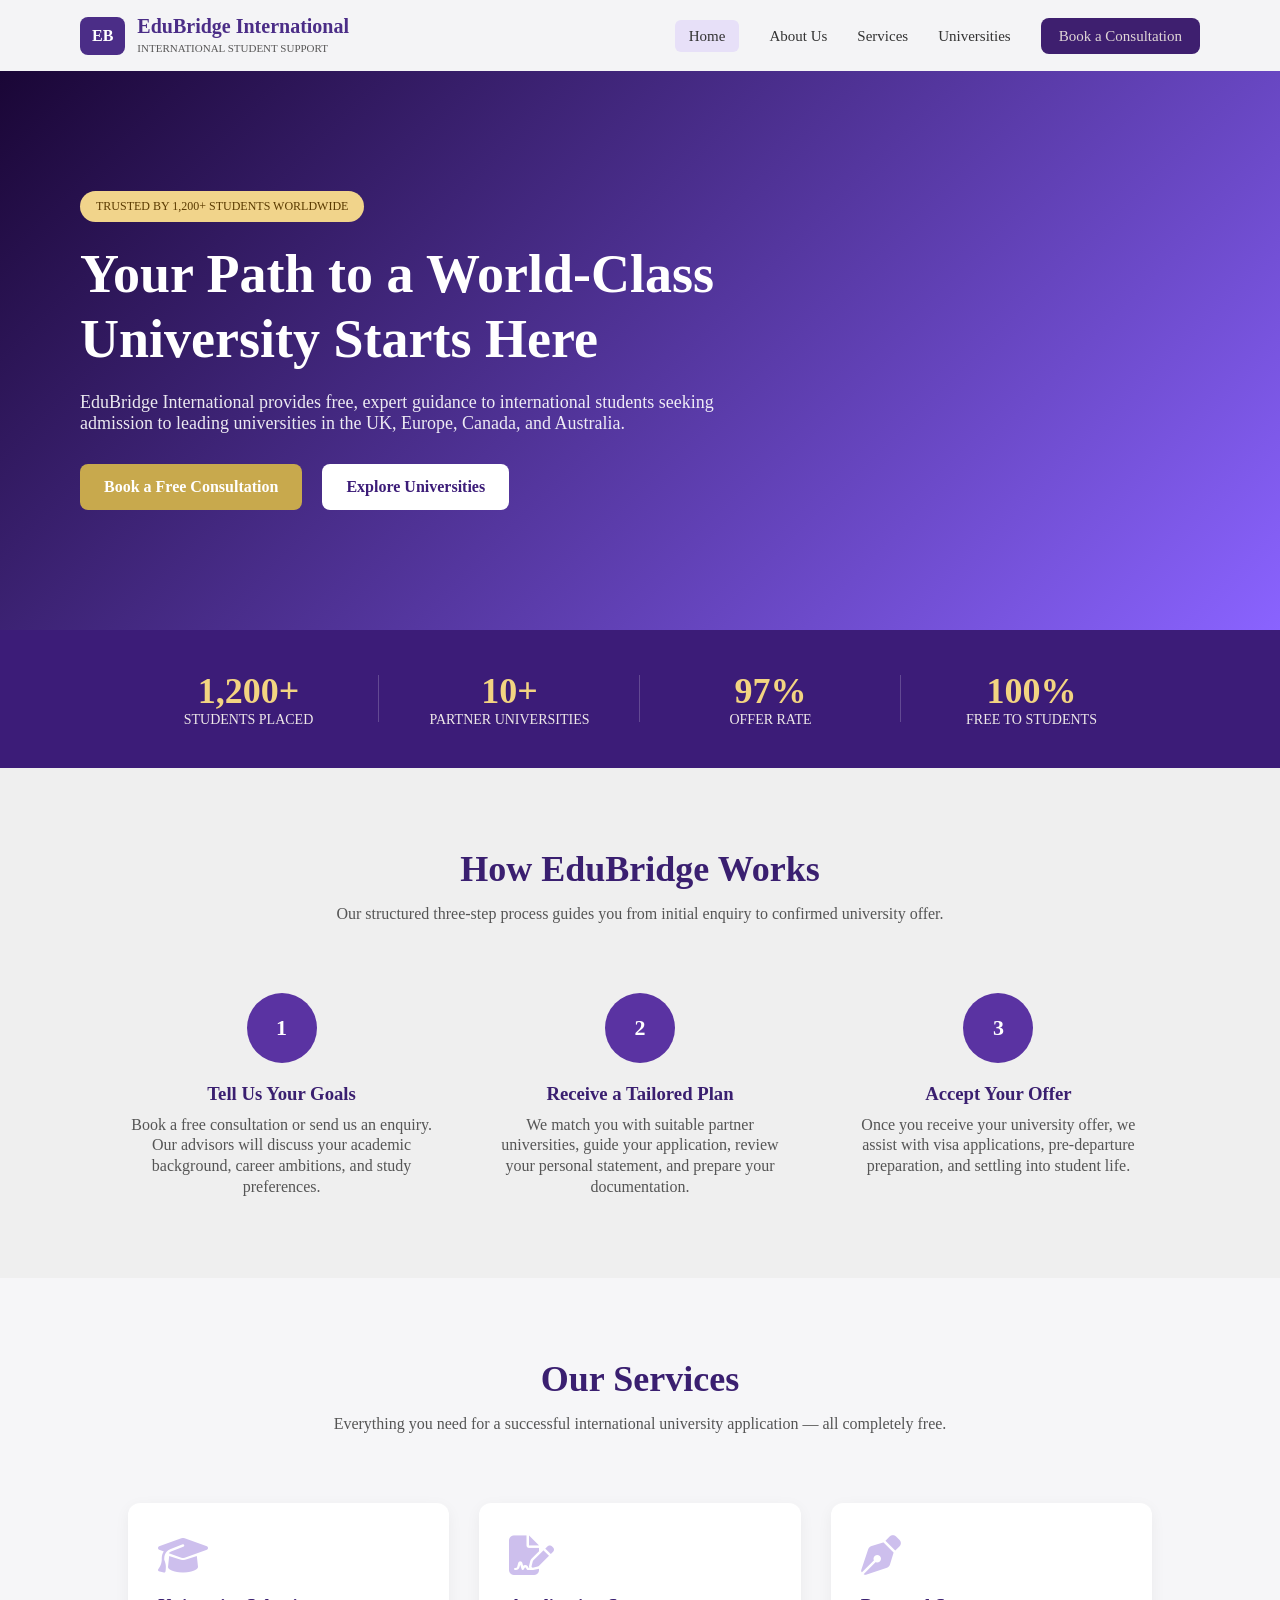
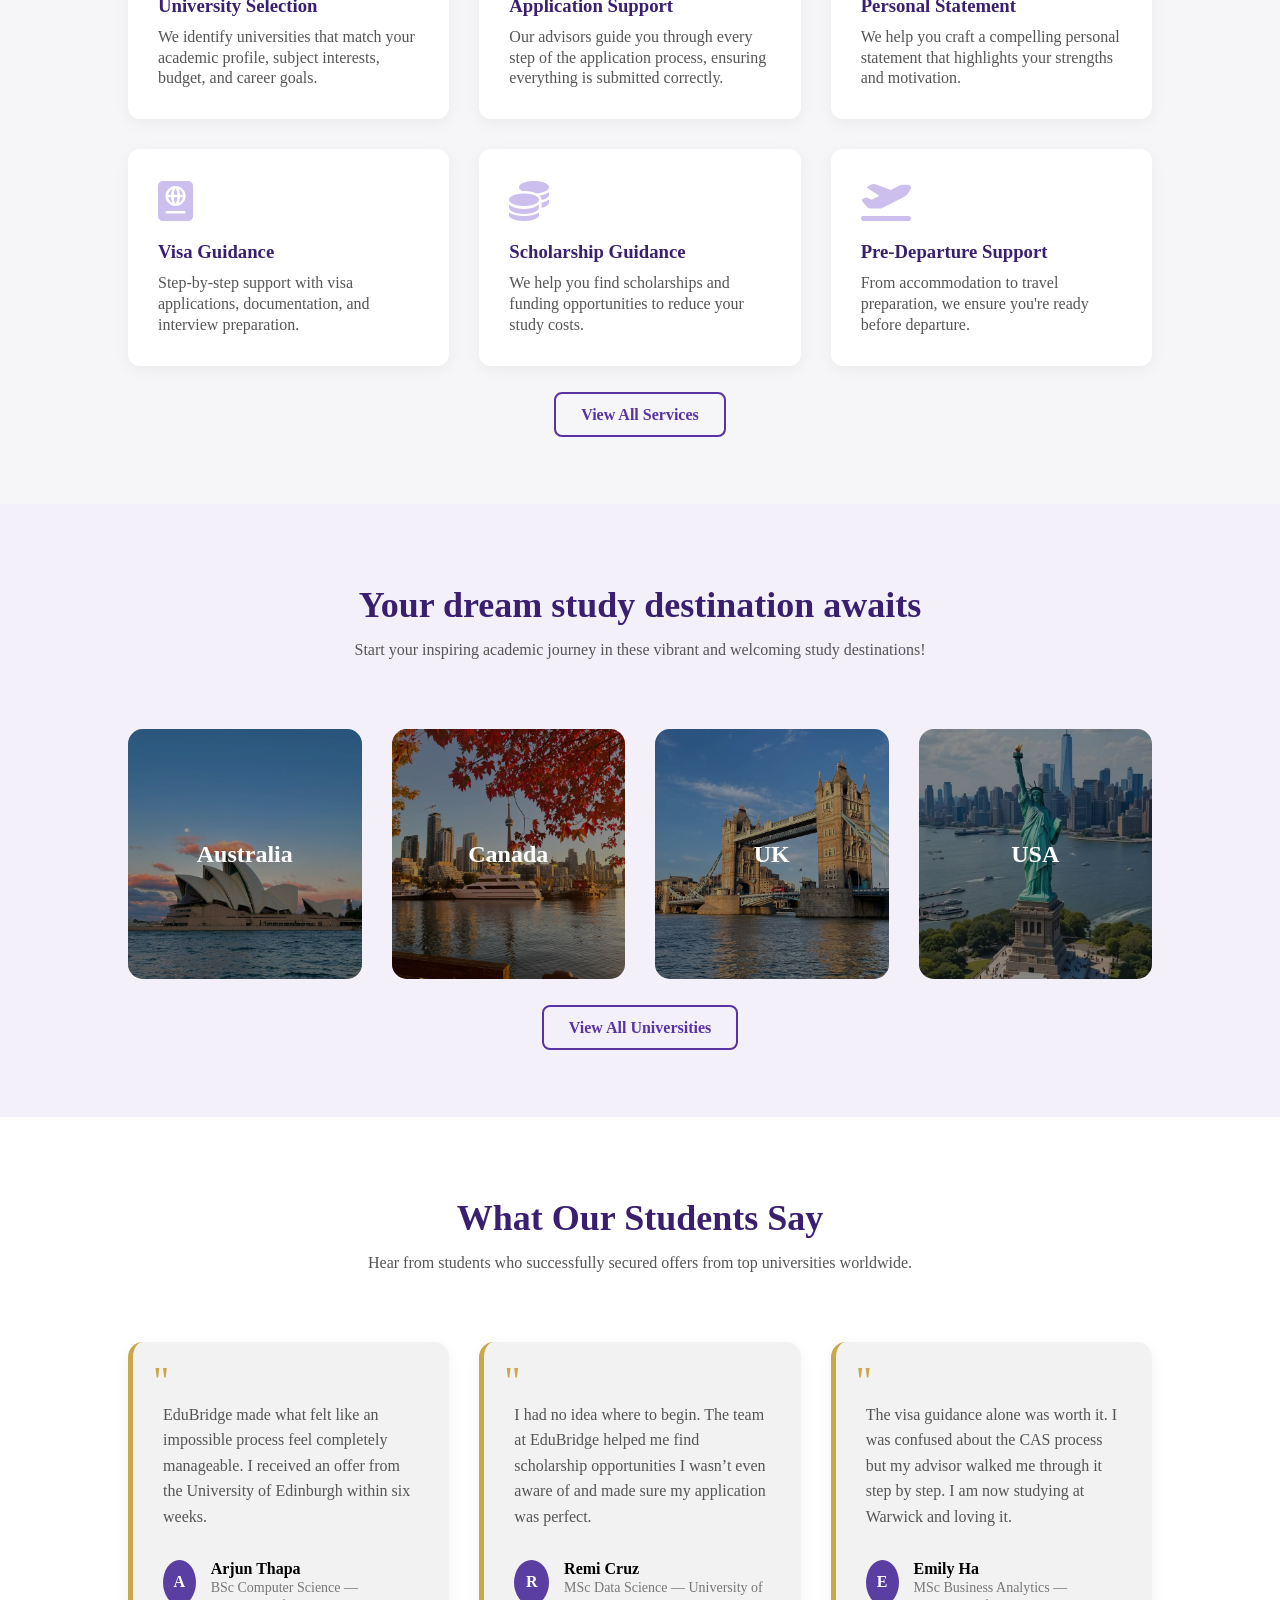
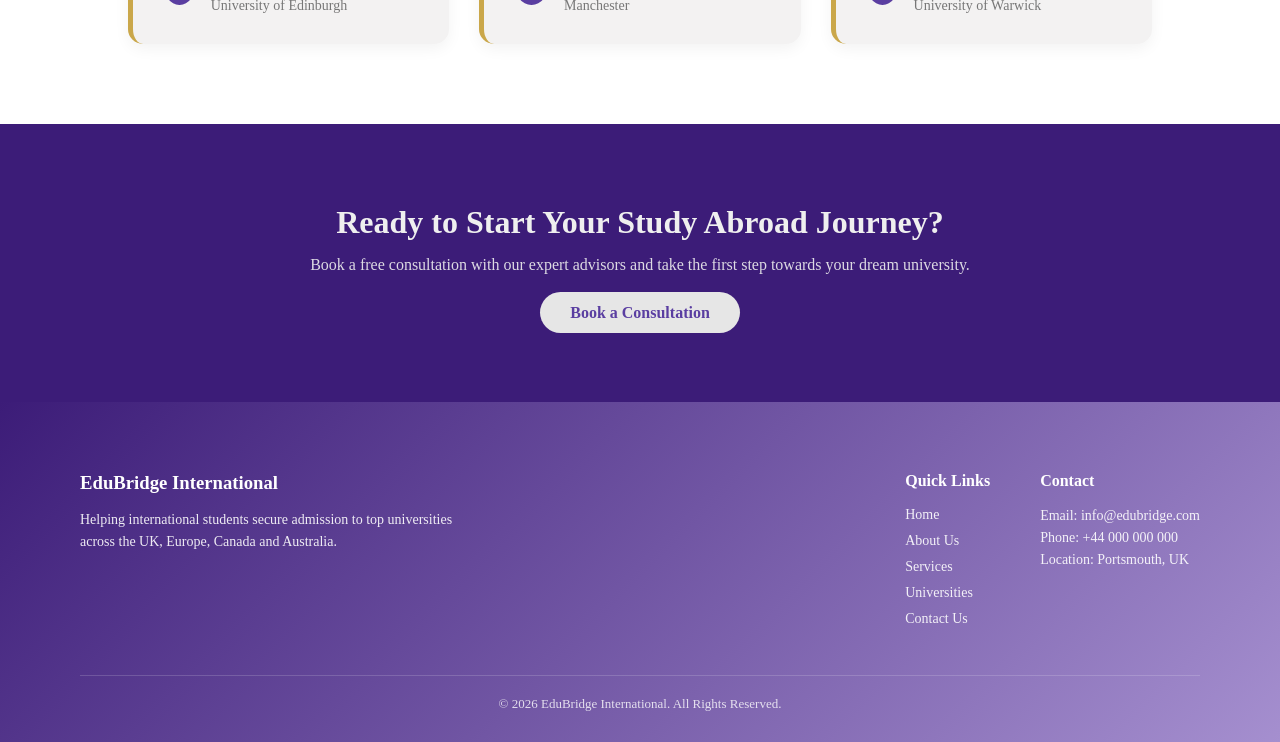
<file: index.html>
<!doctype html>
<html lang="en">
  <head>
    <meta charset="UTF-8" />
    <meta name="viewport" content="width=device-width, initial-scale=1.0" />

    <title>EduBridge International</title>

    <!-- CSS -->
    <link rel="stylesheet" href="css/style.css" />
    <!-- icons -->
    <link rel="stylesheet"  href="https://cdnjs.cloudflare.com/ajax/libs/font-awesome/6.5.0/css/all.min.css" />
    
  </head>

  <body>
    <!-- Navbar  -->
     <header class="header">
  <nav class="navbar">
    <div class="logo">
      <div class="logo-icon">EB</div>

      <div class="logo-text">
        <h2>EduBridge International</h2>
        <span>INTERNATIONAL STUDENT SUPPORT</span>
      </div>
    </div>

    <ul class="nav-links" id="navLinks">
      <li><a class="active" href="index.html">Home</a></li>
      <li><a href="pages/about.html">About Us</a></li>
      <li><a href="pages/service.html">Services</a></li>
      <li><a href="pages/university.html">Universities</a></li>
      <li><a class="cta" href="pages/contact.html">Book a Consultation</a></li>
    </ul>
    <!-- responsive -->
     <button class="hamburger" aria-label="Toggle menu">
      <span></span><span></span><span></span>
    </button>
  </nav>
</header>
   

    <!-- HERO SECTION -->
    <section class="hero">
      <div class="hero-content">
        <!-- trust badge above main heading -->
        <span class="badge"> TRUSTED BY 1,200+ STUDENTS WORLDWIDE </span>

        <h1>
          Your Path to a World-Class <br />
          University Starts Here
        </h1>

        <p>
          EduBridge International provides free, expert guidance to
          international students seeking admission to leading universities in
          the UK, Europe, Canada, and Australia.
        </p>

        <div class="hero-buttons">
          <a href="pages/contact.html" class="book-btn"> Book a Free Consultation </a>

          <a href="pages/university.html" class="uni-btn"> Explore Universities </a>
        </div>
      </div>
    </section>

    <!-- stats -->
    <section class="stats">
      <div class="stats-container">
        <div class="stat-item">
          <h2>1,200+</h2>
          <p>Students Placed</p>
        </div>
        <div class="stat-item">
          <h2>10+</h2>
          <p>Partner Universities</p>
        </div>
        <div class="stat-item">
          <h2>97%</h2>
          <p>Offer Rate</p>
        </div>
        <div class="stat-item">
          <h2>100%</h2>
          <p>Free To Students</p>
        </div>
      </div>
    </section>

    <!-- how it works -->

    <section class="process">
      <div class="container">
        <h2 class="section-title">How EduBridge Works</h2>

        <p class="section-subtitle">
          Our structured three-step process guides you from initial enquiry to
          confirmed university offer.
        </p>

        <!-- Timeline -->
        <div class="process-steps">
          <!-- Step 1 -->
          <div class="step">
            <div class="step-circle">1</div>

            <h3>Tell Us Your Goals</h3>

            <p>
              Book a free consultation or send us an enquiry. Our advisors will
              discuss your academic background, career ambitions, and study
              preferences.
            </p>
          </div>

          <!-- Step 2 -->
          <div class="step">
            <div class="step-circle">2</div>

            <h3>Receive a Tailored Plan</h3>

            <p>
              We match you with suitable partner universities, guide your
              application, review your personal statement, and prepare your
              documentation.
            </p>
          </div>

          <!-- Step 3 -->
          <div class="step">
            <div class="step-circle">3</div>

            <h3>Accept Your Offer</h3>

            <p>
              Once you receive your university offer, we assist with visa
              applications, pre-departure preparation, and settling into student
              life.
            </p>
          </div>
        </div>
      </div>
    </section>

    <!-- Service Section -->

    <section class="services">
      <div class="container">
        <h2 class="section-title">Our Services</h2>

        <p class="section-subtitle">
          Everything you need for a successful international university
          application — all completely free.
        </p>
        <div class="services-grid">
          <!-- Card 1 -->
          <div class="service-card">
            <div class="icon"><i class="fas fa-graduation-cap"></i></div>
            <h3>University Selection</h3>
            <p>
              We identify universities that match your academic profile, subject
              interests, budget, and career goals.
            </p>
          </div>

          <!-- Card 2 -->
          <div class="service-card">
            <div class="icon"><i class="fas fa-file-signature"></i></div>
            <h3>Application Support</h3>
            <p>
              Our advisors guide you through every step of the application
              process, ensuring everything is submitted correctly.
            </p>
          </div>

          <!-- Card 3 -->
          <div class="service-card">
            <div class="icon"><i class="fas fa-pen-nib"></i></div>
            <h3>Personal Statement</h3>
            <p>
              We help you craft a compelling personal statement that highlights
              your strengths and motivation.
            </p>
          </div>

          <!-- Card 4 -->
          <div class="service-card">
            <div class="icon"><i class="fas fa-passport"></i></div>
            <h3>Visa Guidance</h3>
            <p>
              Step-by-step support with visa applications, documentation, and
              interview preparation.
            </p>
          </div>

          <!-- Card 5 -->
          <div class="service-card">
            <div class="icon"><i class="fas fa-coins"></i></div>
            <h3>Scholarship Guidance</h3>
            <p>
              We help you find scholarships and funding opportunities to reduce
              your study costs.
            </p>
          </div>

          <!-- Card 6 -->
          <div class="service-card">
            <div class="icon"><i class="fas fa-plane-departure"></i></div>
            <h3>Pre-Departure Support</h3>
            <p>
              From accommodation to travel preparation, we ensure you're ready
              before departure.
            </p>
          </div>
        </div>

        <!-- Button -->
        <div class="navi-btn">
          <a href="pages/service.html">View All Services </a>
        </div>
      </div>
    </section>

    <!-- countries  -->

    <section class="countries">
      <div class="container">
        <h2 class="section-title">Your dream study destination awaits</h2>
        <p class="section-subtitle">
          Start your inspiring academic journey in these vibrant and welcoming
          study destinations!
        </p>

        <div class="country-container">
          <div class="country-card">
            <img src="images/australia.jpg" alt="Australia" />
            <div class="overlay">Australia</div>
          </div>
          <div class="country-card">
            <img src="images/canada.jpg" alt="Canada" />
            <div class="overlay">Canada</div>
          </div>

          <div class="country-card">
            <img src="images/uk.jpg" alt="UK" />
            <div class="overlay">UK</div>
          </div>

          <div class="country-card">
            <img src="images/usa.jpg" alt="USA" />
            <div class="overlay">USA</div>
          </div>
        </div>
        <!-- btn -->
        <div class="navi-btn">
          <a href="pages/university.html">View All Universities</a>
        </div>
      </div>
    </section>

    <!-- testimonials -->
    <section class="testimonials">
      <div class="container">
        <h2 class="section-title">What Our Students Say</h2>
        <p class="section-subtitle">
          Hear from students who successfully secured offers from top
          universities worldwide.
        </p>

        <div class="testimonial-container">
          <!-- Card 1 -->
          <div class="testimonial-card">
            <span class="quote">"</span>
            <p>
              EduBridge made what felt like an impossible process feel
              completely manageable. I received an offer from the University of
              Edinburgh within six weeks.
            </p>

            <div class="student">
              <div class="avatar">A</div>
              <div>
                <h4>Arjun Thapa</h4>
                <span>BSc Computer Science — University of Edinburgh</span>
              </div>
            </div>
          </div>

          <!-- Card 2 -->
          <div class="testimonial-card">
            <span class="quote">"</span>
            <p>
              I had no idea where to begin. The team at EduBridge helped me find
              scholarship opportunities I wasn’t even aware of and made sure my
              application was perfect.
            </p>

            <div class="student">
              <div class="avatar">R</div>
              <div>
                <h4>Remi Cruz</h4>
                <span>MSc Data Science — University of Manchester</span>
              </div>
            </div>
          </div>

          <!-- Card 3 -->
          <div class="testimonial-card">
            <span class="quote">"</span>
            <p>
              The visa guidance alone was worth it. I was confused about the CAS
              process but my advisor walked me through it step by step. I am now
              studying at Warwick and loving it.
            </p>

            <div class="student">
              <div class="avatar">E</div>
              <div>
                <h4>Emily Ha</h4>
                <span>MSc Business Analytics — University of Warwick</span>
              </div>
            </div>
          </div>
        </div>
      </div>
    </section>

    <!-- cta -->
    <section class="cta">
      <div class="container">
        <div class="cta-content">
          <h2>Ready to Start Your Study Abroad Journey?</h2>
          <p>
            Book a free consultation with our expert advisors and take the first
            step towards your dream university.
          </p>
          <a href="pages/contact.html" class="cta-btn">Book a Consultation</a>
        </div>
      </div>
    </section>

    <!-- FOOTER -->
    <footer class="footer">
      <div class="footer-container">
        <!-- LEFT: Company Info -->
        <div class="footer-left">
          <h3>EduBridge International</h3>
          <p>
            Helping international students secure admission to top universities
            across the UK, Europe, Canada and Australia.
          </p>
        </div>

        <!-- RIGHT: Links + Contact -->
        <div class="footer-right">
          <div class="footer-col">
            <h4>Quick Links</h4>
            <ul>
              <li><a href="index.html">Home</a></li>
              <li><a href="pages/about.html">About Us</a></li>
              <li><a href="pages/service.html">Services</a></li>
              <li><a href="pages/university.html">Universities</a></li>
              <li><a href="pages/contact.html">Contact Us</a></li>
            </ul>
          </div>

          <div class="footer-col">
            <h4>Contact</h4>
            <p>Email: info@edubridge.com</p>
            <p>Phone: +44 000 000 000</p>
            <p>Location: Portsmouth, UK</p>
          </div>
        </div>
      </div>

      <div class="footer-bottom">
        <p>&copy; 2026 EduBridge International. All Rights Reserved.</p>
      </div>
    </footer>

     <script src="js/script.js" defer></script>
  </body>
</html>
</file>
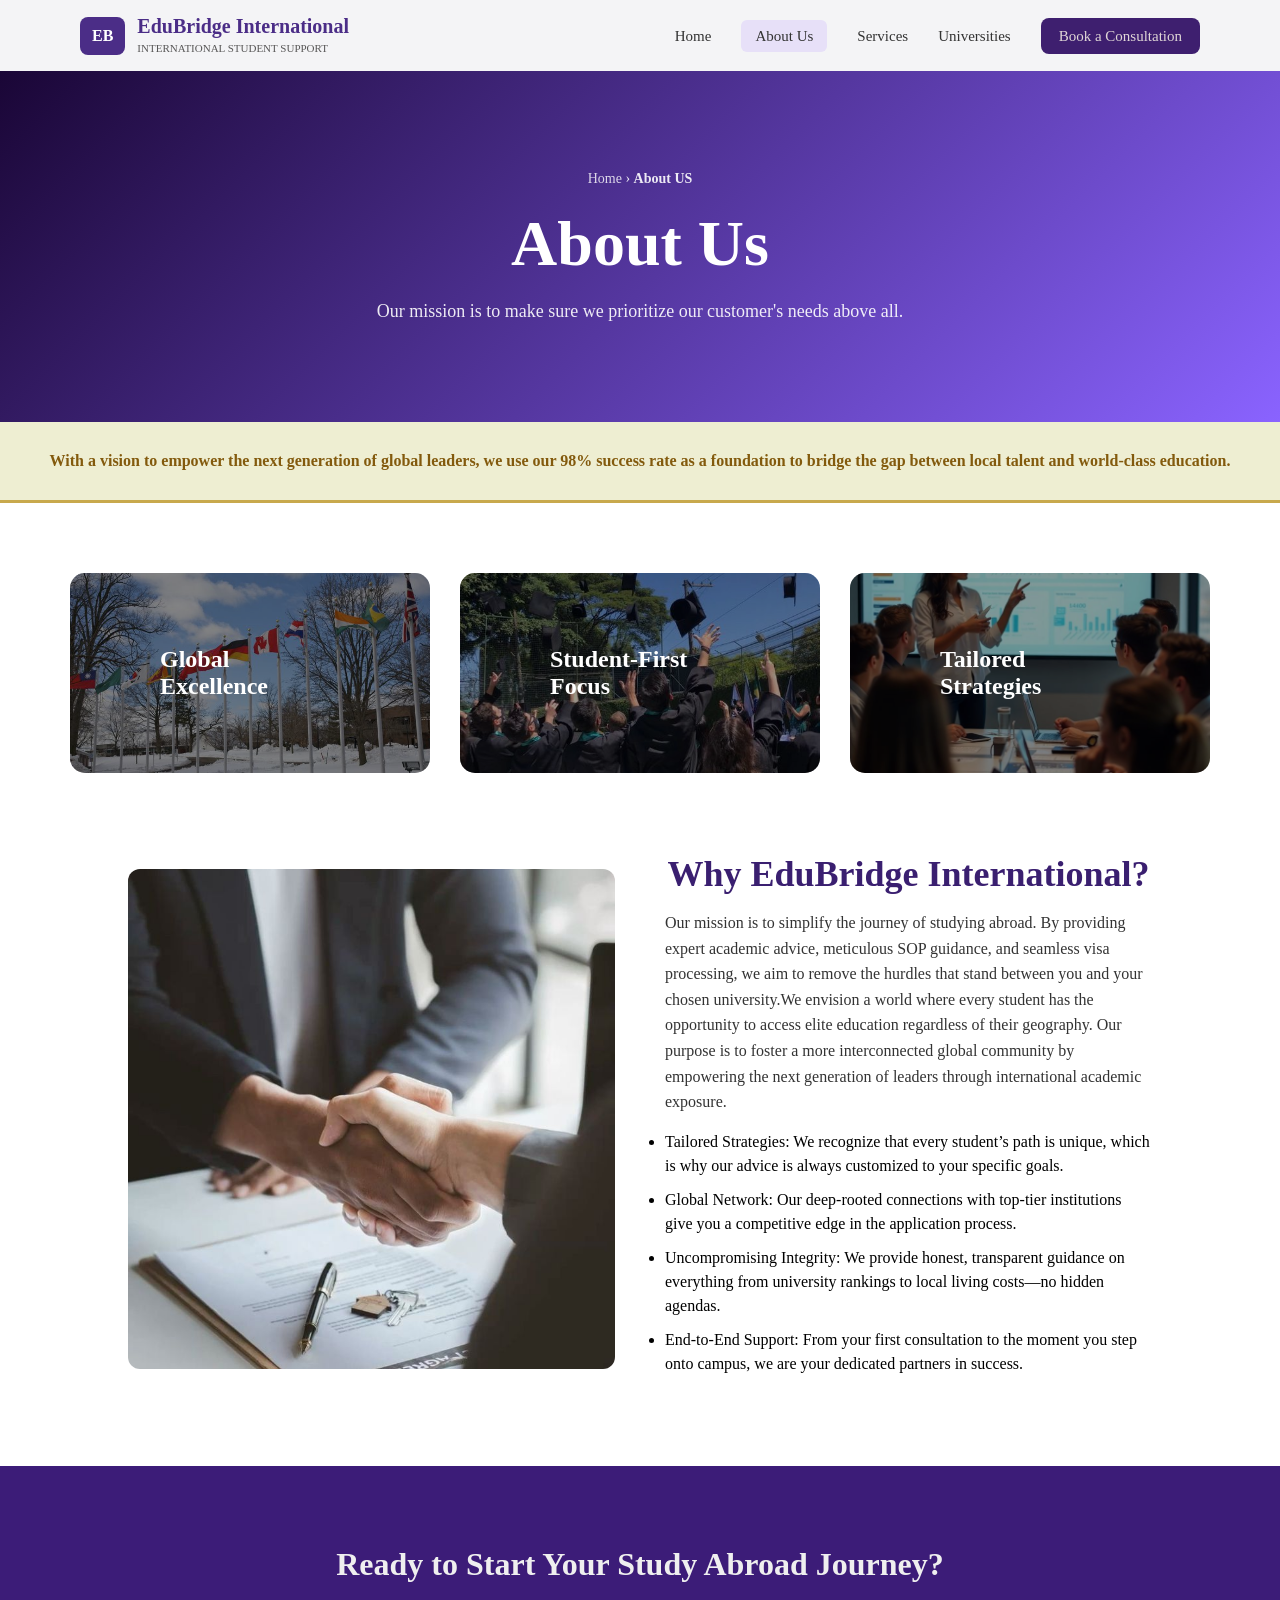
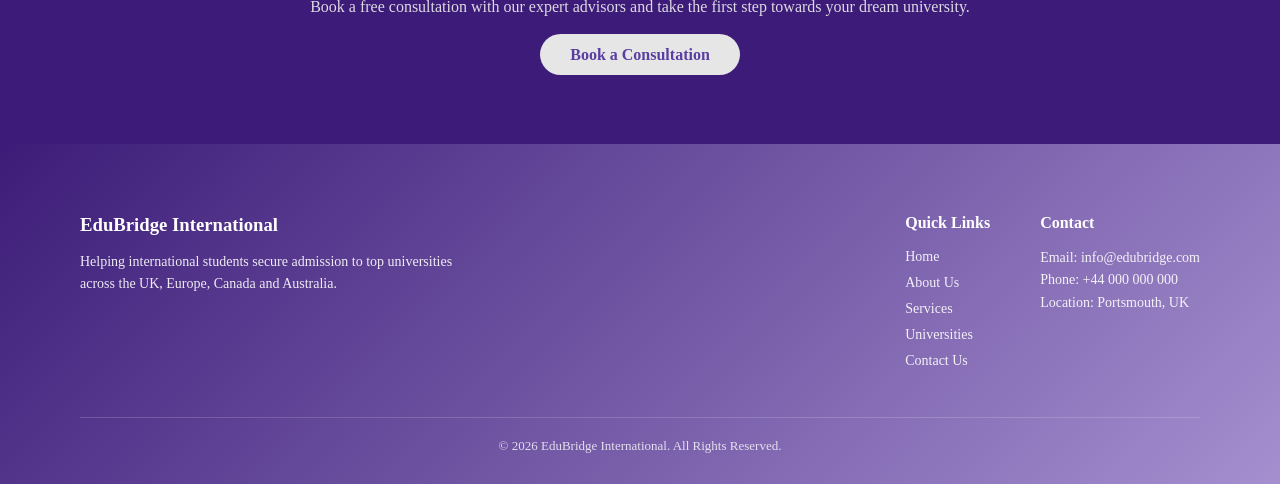
<file: pages/about.html>
<!doctype html>
<html lang="en">
  <head>
    <meta charset="UTF-8" />
    <meta name="viewport" content="width=device-width, initial-scale=1.0" />

    <title>EduBridge International</title>
    <!-- CSS -->
    <link rel="stylesheet" href="../css/style.css" />
    <!-- icon -->
    <link
      rel="stylesheet"
      href="https://cdnjs.cloudflare.com/ajax/libs/font-awesome/6.5.0/css/all.min.css"
    />
  </head>
  <body>
    <!-- Navbar  -->
    <header class="header">
      <nav class="navbar">
        <div class="logo">
          <div class="logo-icon">EB</div>

          <div class="logo-text">
            <h2>EduBridge International</h2>
            <span>INTERNATIONAL STUDENT SUPPORT</span>
          </div>
        </div>

        <ul class="nav-links" id="navLinks">
          <li><a href="../index.html">Home</a></li>
          <li><a class="active" href="about.html">About Us</a></li>
          <li><a href="service.html">Services</a></li>
          <li><a href="university.html">Universities</a></li>
          <li>
            <a class="cta" href="contact.html">Book a Consultation</a>
          </li>
        </ul>
         <!-- responsive -->
     <button class="hamburger" aria-label="Toggle menu">
      <span></span><span></span><span></span>
    </button>
      </nav>
    </header>
    <!-- HERO CONTENT -->
    <section class="contact-hero">
      <div class="contact-hero-content">
        <p class="breadcrumb">
          <a href="../index.html">Home</a> ›
          <span>About US</span>
        </p>

        <h1>About Us</h1>
        <p class="contact-subtext">
          Our mission is to make sure we prioritize our customer's needs above
          all.
        </p>
      </div>
    </section>
    <!-- banner -->
    <section class="banner">
      <p>
        With a vision to empower the next generation of global leaders, we use
        our 98% success rate as a foundation to bridge the gap between local
        talent and world-class education.
      </p>
    </section>
    <!--  grid -->
    <div class="about-grid">
      <!-- Card 1 -->
      <div class="about-card">
        <img src="../images/global.jpg" alt="vision" />
        <div class="overlay">Global Excellence</div>
      </div>

      <!-- Card 2 -->
      <div class="about-card">
        <img src="../images/student.jpg" alt="vision" />
        <div class="overlay">Student-First Focus</div>
      </div>

      <!-- Card 3 -->
      <div class="about-card">
        <img src="../images/stats.jpg" alt="vision" />
        <div class="overlay">Tailored Strategies</div>
      </div>
    </div>
    <!-- sections -->
    <section class="main">
      <!-- left column -->
      <div class="about-img">
        <img src="../images/about.jpg" alt="Image" />
      </div>
      <!-- right column -->
      <div class="about-container">
        <h2 class="section-title">Why EduBridge International?</h2>
        <p>
          Our mission is to simplify the journey of studying abroad. By
          providing expert academic advice, meticulous SOP guidance, and
          seamless visa processing, we aim to remove the hurdles that stand
          between you and your chosen university.We envision a world where every
          student has the opportunity to access elite education regardless of
          their geography. Our purpose is to foster a more interconnected global
          community by empowering the next generation of leaders through
          international academic exposure.
        </p>
        <ul class="about-list">
          <li>
            Tailored Strategies: We recognize that every student’s path is
            unique, which is why our advice is always customized to your
            specific goals.
          </li>
          <li>
            Global Network: Our deep-rooted connections with top-tier
            institutions give you a competitive edge in the application process.
          </li>
          <li>
            Uncompromising Integrity: We provide honest, transparent guidance on
            everything from university rankings to local living costs—no hidden
            agendas.
          </li>
          <li>
            End-to-End Support: From your first consultation to the moment you
            step onto campus, we are your dedicated partners in success.
          </li>
        </ul>
      </div>
    </section>
    <section class="cta">
      <div class="container">
        <div class="cta-content">
          <h2>Ready to Start Your Study Abroad Journey?</h2>
          <p>
            Book a free consultation with our expert advisors and take the first
            step towards your dream university.
          </p>
          <a href="contact.html" class="cta-btn"
            >Book a Consultation</a
          >
        </div>
      </div>
    </section>

    <!-- FOOTER -->
    <footer class="footer">
      <div class="footer-container">
        <!-- LEFT: Company Info -->
        <div class="footer-left">
          <h3>EduBridge International</h3>
          <p>
            Helping international students secure admission to top universities
            across the UK, Europe, Canada and Australia.
          </p>
        </div>

        <!-- RIGHT: Links + Contact -->
        <div class="footer-right">
          <div class="footer-col">
            <h4>Quick Links</h4>
            <ul>
              <li><a href="../index.html">Home</a></li>
              <li><a href="about.html">About Us</a></li>
              <li><a href="service.html">Services</a></li>
              <li><a href="university.html">Universities</a></li>
              <li><a href="contact.html">Contact Us</a></li>
            </ul>
          </div>

          <div class="footer-col">
            <h4>Contact</h4>
            <p>Email: info@edubridge.com</p>
            <p>Phone: +44 000 000 000</p>
            <p>Location: Portsmouth, UK</p>
          </div>
        </div>
      </div>

      <div class="footer-bottom">
        <p>&copy; 2026 EduBridge International. All Rights Reserved.</p>
      </div>
    </footer>
     <script src="../js/script.js" defer></script>
  </body>
</html>
</file>
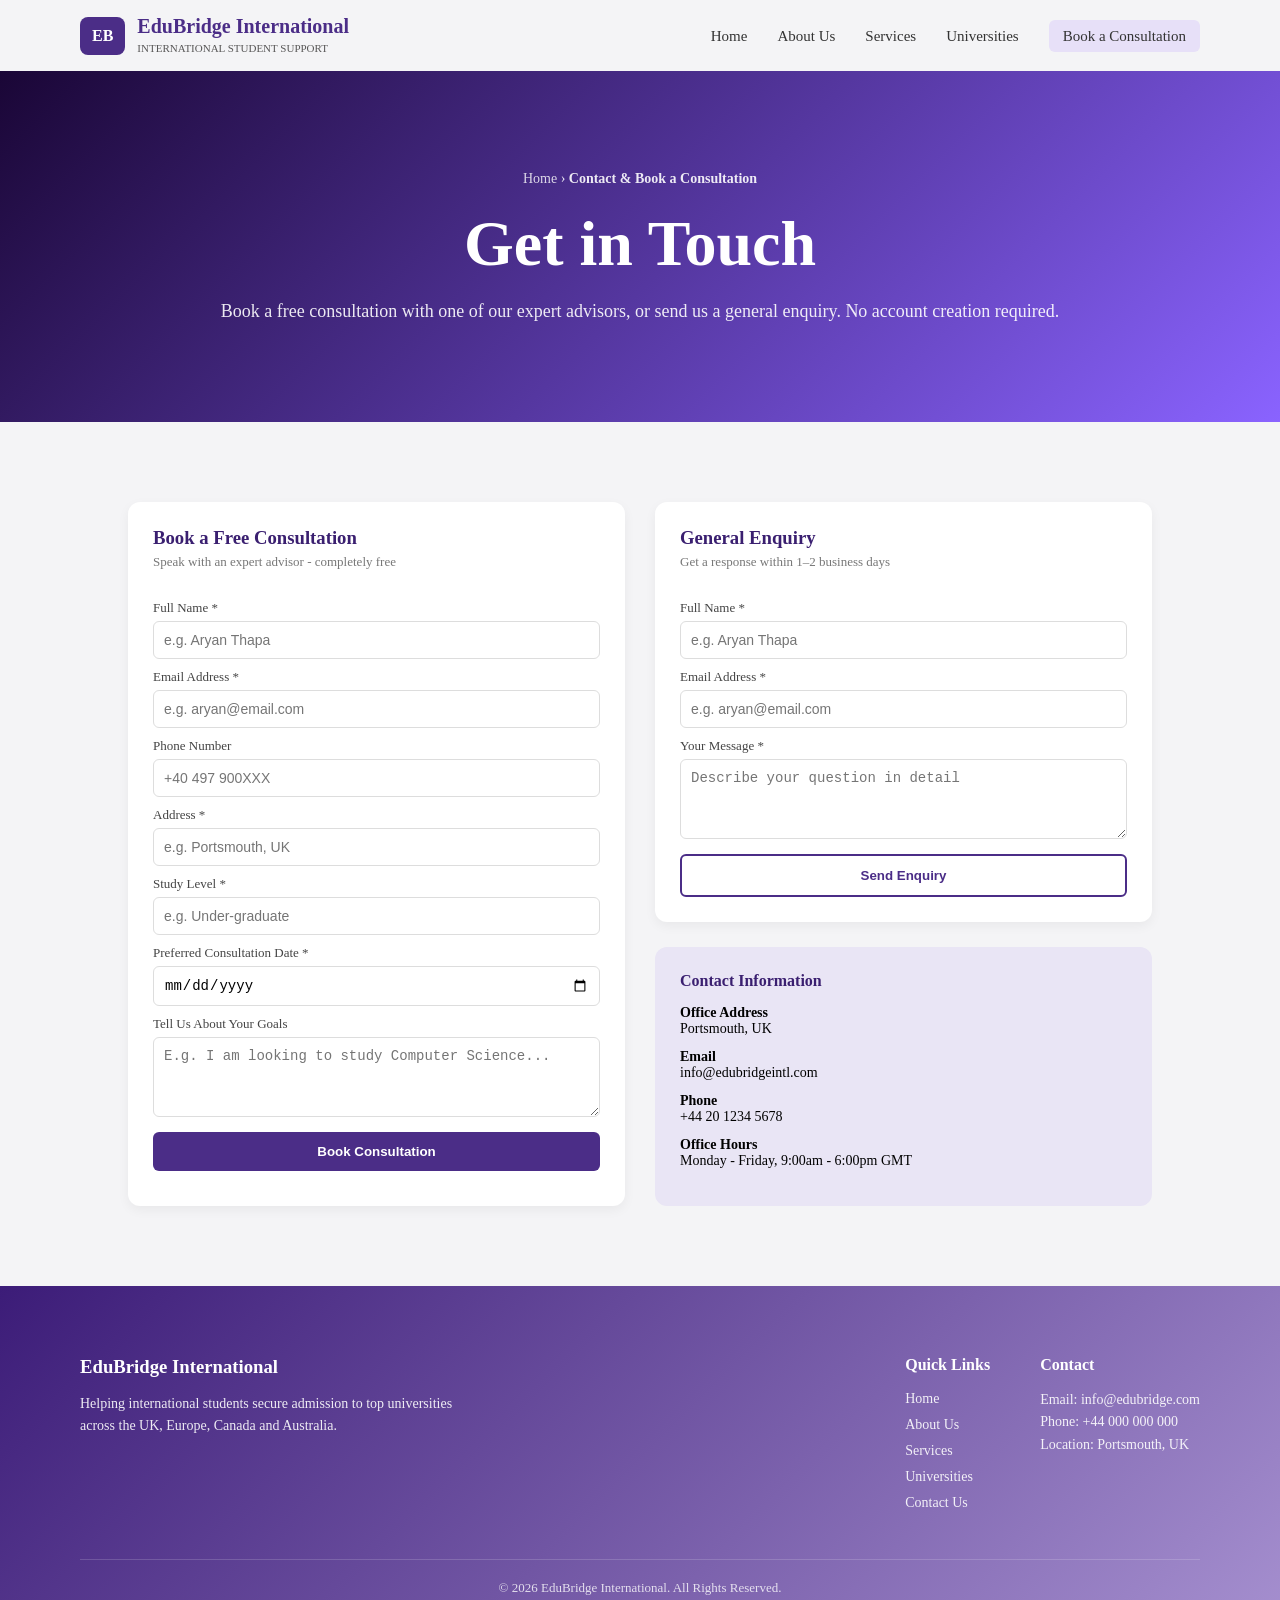
<file: pages/contact.html>
<!doctype html>
<html lang="en">
  <head>
    <meta charset="UTF-8" />
    <meta name="viewport" content="width=device-width, initial-scale=1.0" />

    <title>EduBridge International</title>
    <!-- CSS -->
    <link rel="stylesheet" href="../css/style.css" />
  </head>
  <body>
    <!-- Navbar  -->
    <header class="header">
      <nav class="navbar">
        <div class="logo">
          <div class="logo-icon">EB</div>

          <div class="logo-text">
            <h2>EduBridge International</h2>
            <span>INTERNATIONAL STUDENT SUPPORT</span>
          </div>
        </div>

        <ul class="nav-links" id="navLinks">
          <li><a href="../index.html">Home</a></li>
          <li><a href="about.html">About Us</a></li>
          <li><a href="service.html">Services</a></li>
          <li><a href="university.html">Universities</a></li>
          <li>
            <a class="active" href="contact.html">Book a Consultation</a>
          </li>
        </ul>
         <!-- responsive -->
     <button class="hamburger" aria-label="Toggle menu">
      <span></span><span></span><span></span>
    </button>
      </nav>
    </header>
    <!-- CONTACT HERO -->
    <section class="contact-hero">
      <div class="contact-hero-content">
        <p class="breadcrumb">
          <a href="../index.html">Home</a> ›
          <span>Contact & Book a Consultation</span>
        </p>

        <h1>Get in Touch</h1>

        <p class="contact-subtext">
          Book a free consultation with one of our expert advisors, or send us a
          general enquiry. No account creation required.
        </p>
      </div>
    </section>

    <!-- CONTACT FORM SECTION -->
    <section class="contact-section">
      <div class="contact-container">
        <!-- LEFT: BOOK CONSULTATION -->
        <div class="contact-card">
          <h3>Book a Free Consultation</h3>
          <p class="card-sub">Speak with an expert advisor - completely free</p>

          <div id="consultation-form"></div>
        </div>

        <!-- RIGHT SIDE -->
        <div class="right-column">
          <!-- GENERAL ENQUIRY -->
          <div class="contact-card">
            <h3>General Enquiry</h3>
            <p class="card-sub">Get a response within 1–2 business days</p>
            <!-- enquiry form from contact.js -->

            <div id="enquiry-form"></div>
          </div>

          <!-- CONTACT INFO -->
          <div class="contact-info">
            <h4>Contact Information</h4>

            <p>
              <strong>Office Address</strong><br />
              Portsmouth, UK
            </p>

            <p>
              <strong>Email</strong><br />
              info@edubridgeintl.com
            </p>

            <p>
              <strong>Phone</strong><br />
              +44 20 1234 5678
            </p>

            <p>
              <strong>Office Hours</strong><br />
              Monday - Friday, 9:00am - 6:00pm GMT
            </p>

            
          </div>
        </div>
      </div>
    </section>

     <!-- FOOTER -->
    <footer class="footer">
      <div class="footer-container">
        <!-- LEFT: Company Info -->
        <div class="footer-left">
          <h3>EduBridge International</h3>
          <p>
            Helping international students secure admission to top universities
            across the UK, Europe, Canada and Australia.
          </p>
        </div>

        <!-- RIGHT: Links + Contact -->
        <div class="footer-right">
          <div class="footer-col">
            <h4>Quick Links</h4>
            <ul>
              <li><a href="../index.html">Home</a></li>
              <li><a href="about.html">About Us</a></li>
              <li><a href="service.html">Services</a></li>
              <li><a href="university.html">Universities</a></li>
              <li><a href="contact.html">Contact Us</a></li>
            </ul>
          </div>

          <div class="footer-col">
            <h4>Contact</h4>
            <p>Email: info@edubridge.com</p>
            <p>Phone: +44 000 000 000</p>
            <p>Location: Portsmouth, UK</p>
          </div>
        </div>
      </div>

      <div class="footer-bottom">
        <p>&copy; 2026 EduBridge International. All Rights Reserved.</p>
      </div>
    </footer>

     <script src="../js/contact.js"></script>
      <script src="../js/script.js" defer></script>
  </body>
</html>
</file>
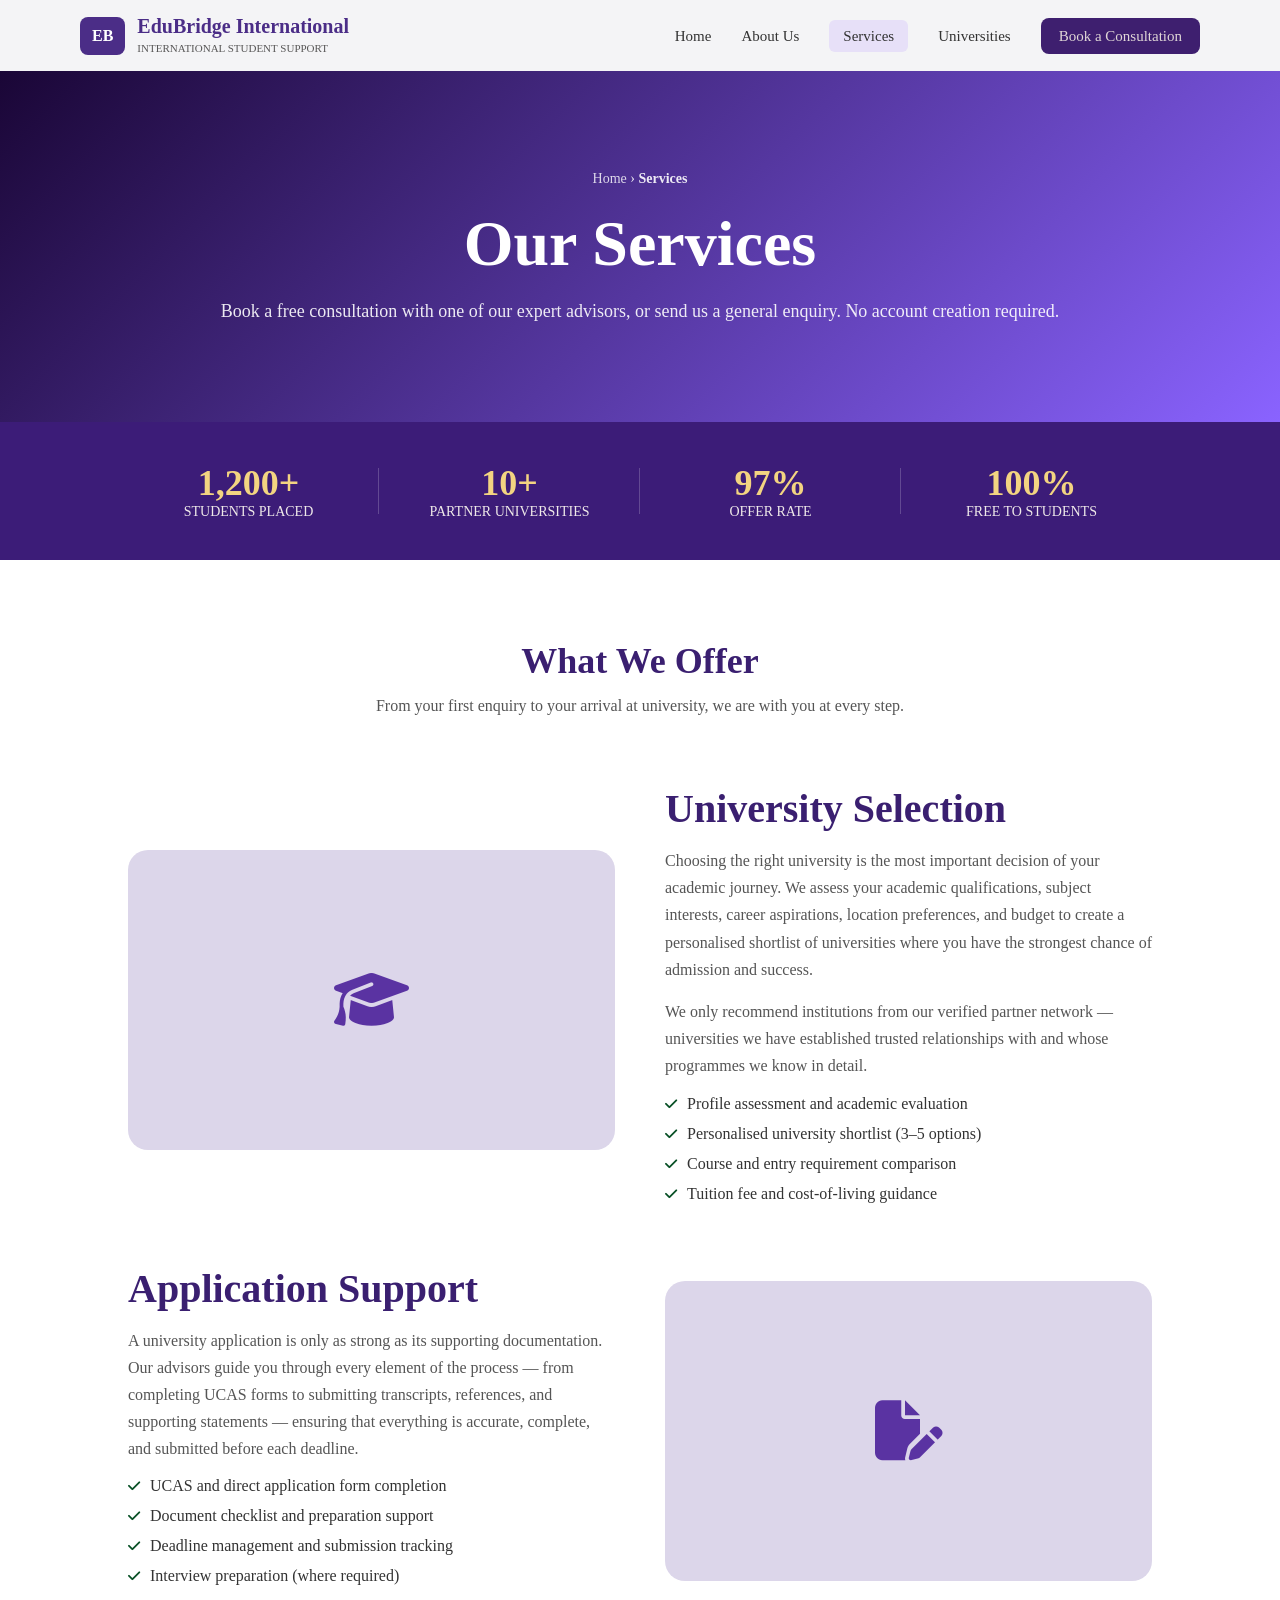
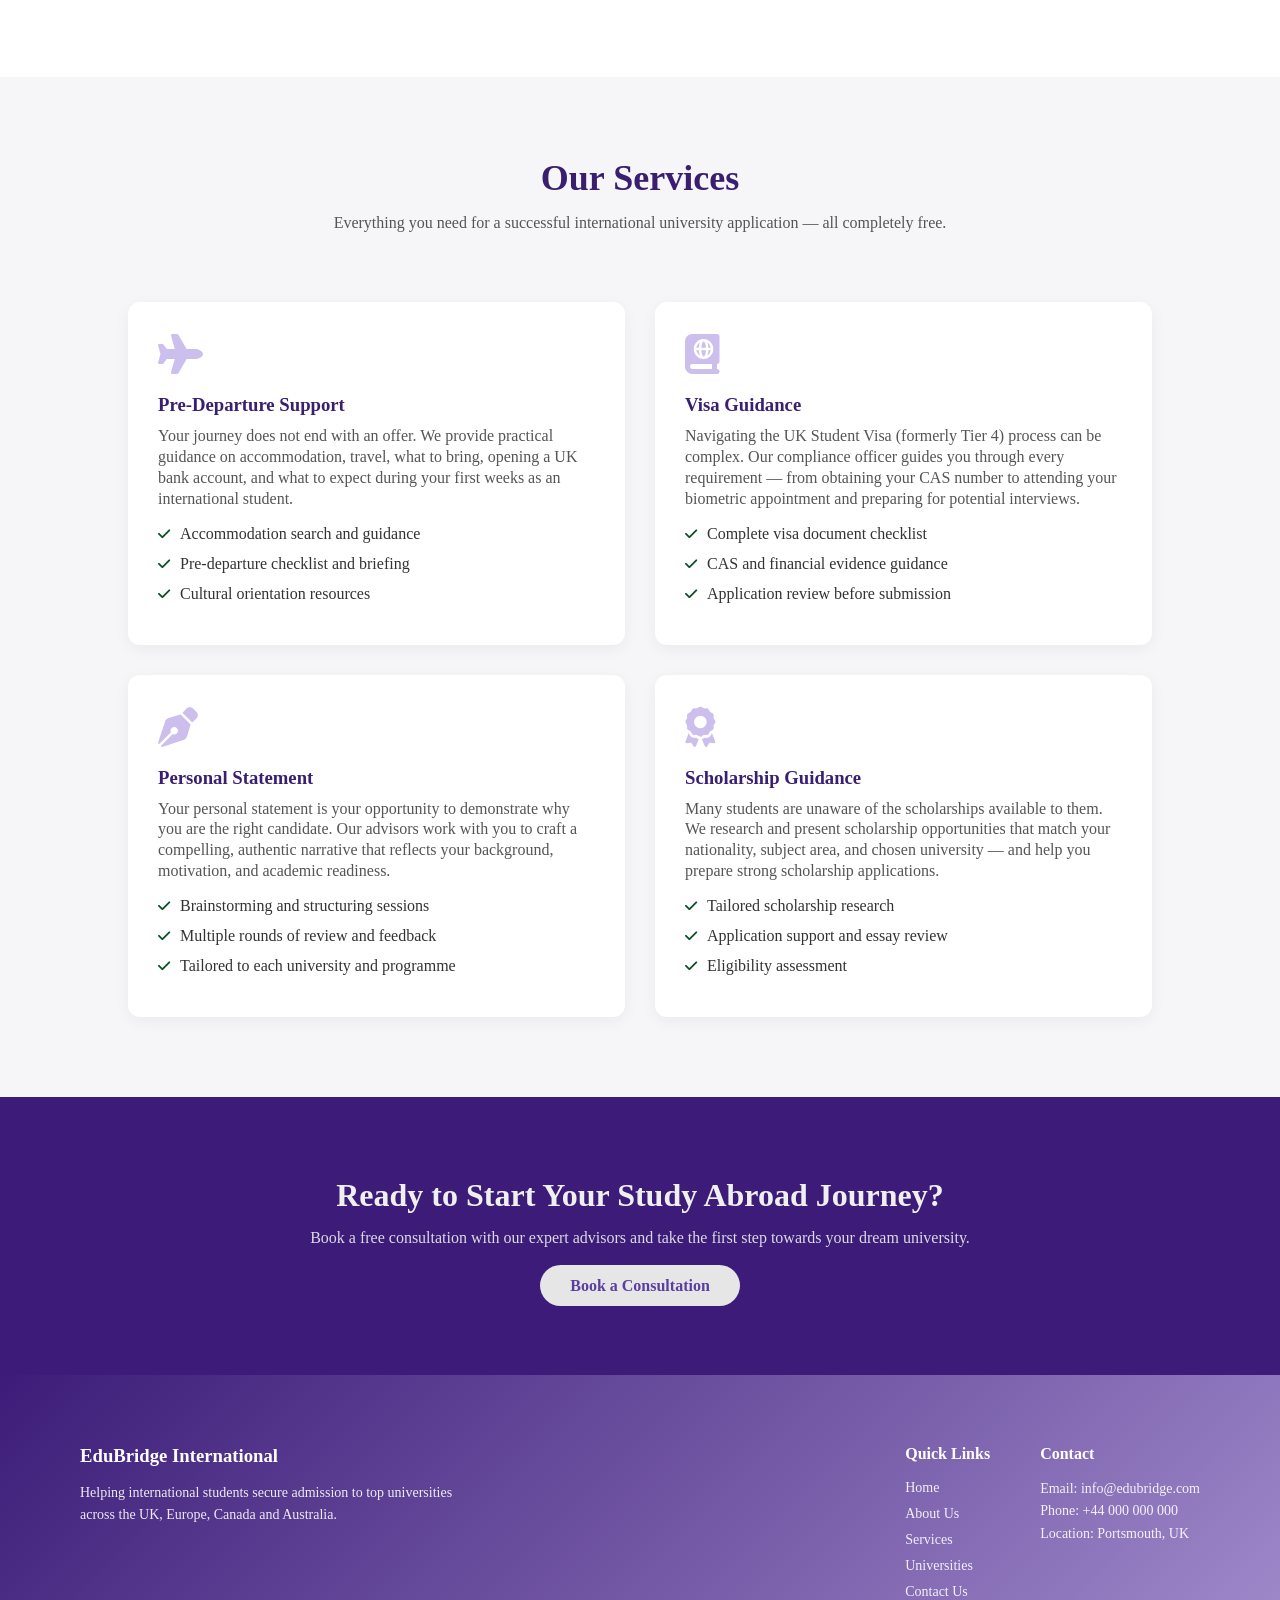
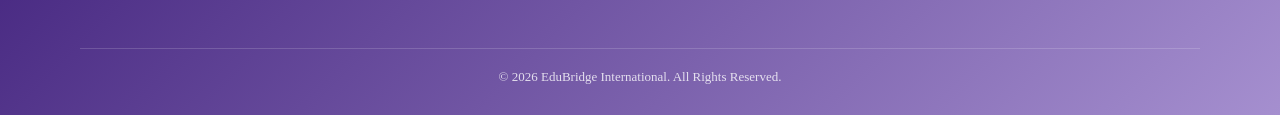
<file: pages/service.html>
<!doctype html>
<html lang="en">
  <head>
    <meta charset="UTF-8" />
    <meta name="viewport" content="width=device-width, initial-scale=1.0" />

    <title>EduBridge International</title>
    <!-- CSS -->
    <link rel="stylesheet" href="../css/style.css" />
    <!-- icon -->
    <link
      rel="stylesheet"
      href="https://cdnjs.cloudflare.com/ajax/libs/font-awesome/6.5.0/css/all.min.css"
    />
  </head>
  <body>
    <!-- Navbar  -->
    <header class="header">
      <nav class="navbar">
        <div class="logo">
          <div class="logo-icon">EB</div>

          <div class="logo-text">
            <h2>EduBridge International</h2>
            <span>INTERNATIONAL STUDENT SUPPORT</span>
          </div>
        </div>

        <ul class="nav-links" id="navLinks">
          <li><a href="../index.html">Home</a></li>
          <li><a href="about.html">About Us</a></li>
          <li><a class="active" href="service.html">Services</a></li>
          <li><a href="university.html">Universities</a></li>
          <li>
            <a class="cta" href="contact.html">Book a Consultation</a>
          </li>
        </ul>
         <!-- responsive -->
     <button class="hamburger" aria-label="Toggle menu">
      <span></span><span></span><span></span>
    </button>
      </nav>
    </header>
    <!-- HERO CONTENT -->
    <section class="contact-hero">
      <div class="contact-hero-content">
        <p class="breadcrumb">
          <a href="../index.html">Home</a> ›
          <span>Services</span>
        </p>

        <h1>Our Services</h1>
        <p class="contact-subtext">
          Book a free consultation with one of our expert advisors, or send us a
          general enquiry. No account creation required.
        </p>
      </div>
    </section>

    <!-- stats -->
    <section class="stats">
      <div class="stats-container">
        <div class="stat-item">
          <h2>1,200+</h2>
          <p>Students Placed</p>
        </div>
        <div class="stat-item">
          <h2>10+</h2>
          <p>Partner Universities</p>
        </div>
        <div class="stat-item">
          <h2>97%</h2>
          <p>Offer Rate</p>
        </div>
        <div class="stat-item">
          <h2>100%</h2>
          <p>Free To Students</p>
        </div>
      </div>
    </section>

    <!-- WHAT WE OFFER -->
    <section class="offer">
      <h2 class="section-title">What We Offer</h2>
      <p class="section-subtitle">
        From your first enquiry to your arrival at university, we are with you
        at every step.
      </p>

      <div class="offer-container">
        <!-- LEFT IMAGE BOX -->
        <div class="offer-image">
          <i class="fa-solid fa-graduation-cap"></i>
        </div>

        <!-- RIGHT CONTENT -->
        <div class="offer-content">         

          <h3>University Selection</h3>

          <p>
            Choosing the right university is the most important decision of your
            academic journey. We assess your academic qualifications, subject
            interests, career aspirations, location preferences, and budget to
            create a personalised shortlist of universities where you have the
            strongest chance of admission and success.
          </p>

          <p>
            We only recommend institutions from our verified partner network —
            universities we have established trusted relationships with and
            whose programmes we know in detail.
          </p>

          <ul class="offer-list">
            <li>
              <i class="fa-solid fa-check"></i> Profile assessment and academic
              evaluation
            </li>
            <li>
              <i class="fa-solid fa-check"></i> Personalised university
              shortlist (3–5 options)
            </li>
            <li>
              <i class="fa-solid fa-check"></i> Course and entry requirement
              comparison
            </li>
            <li>
              <i class="fa-solid fa-check"></i> Tuition fee and cost-of-living
              guidance
            </li>
          </ul>
        </div>
      </div>
      <!-- SERVICE 02 -->
      <div class="offer-container reverse">
        <!-- LEFT CONTENT -->
        <div class="offer-content">
        

          <h3>Application Support</h3>

          <p>
            A university application is only as strong as its supporting
            documentation. Our advisors guide you through every element of the
            process — from completing UCAS forms to submitting transcripts,
            references, and supporting statements — ensuring that everything is
            accurate, complete, and submitted before each deadline.
          </p>

          <ul class="offer-list">
            <li>
              <i class="fa-solid fa-check"></i> UCAS and direct application form
              completion
            </li>
            <li>
              <i class="fa-solid fa-check"></i> Document checklist and
              preparation support
            </li>
            <li>
              <i class="fa-solid fa-check"></i> Deadline management and
              submission tracking
            </li>
            <li>
              <i class="fa-solid fa-check"></i> Interview preparation (where
              required)
            </li>
          </ul>
        </div>

        <!-- RIGHT IMAGE -->
        <div class="offer-image">
          <i class="fa-solid fa-file-pen"></i>
        </div>
      </div>
    </section>

    <!-- Service Section -->

    <section class="services">
      <div class="container">
        <h2 class="section-title">Our Services</h2>

        <p class="section-subtitle">
          Everything you need for a successful international university
          application — all completely free.
        </p>
        <div class="services-grid1">
          <!-- Card 1 -->
          <div class="service-card">
            <div class="icon"><i class="fa-solid fa-plane"></i></div>
            <h3>Pre-Departure Support</h3>
            <p>
              Your journey does not end with an offer. We provide practical
              guidance on accommodation, travel, what to bring, opening a UK
              bank account, and what to expect during your first weeks as an
              international student.
            </p>
            <ul class="offer-list">
              <li>
                <i class="fa-solid fa-check"></i> Accommodation search and
                guidance
              </li>
              <li>
                <i class="fa-solid fa-check"></i> Pre-departure checklist and
                briefing
              </li>
              <li>
                <i class="fa-solid fa-check"></i> Cultural orientation resources
              </li>
            </ul>
          </div>

          <!-- Card 2 -->
          <div class="service-card">
            <div class="icon"><i class="fas fa-book-atlas"></i></div>
            <h3>Visa Guidance</h3>
            <p>
              Navigating the UK Student Visa (formerly Tier 4) process can be
              complex. Our compliance officer guides you through every
              requirement — from obtaining your CAS number to attending your
              biometric appointment and preparing for potential interviews.
            </p>
            <ul class="offer-list">
              <li>
                <i class="fa-solid fa-check"></i> Complete visa document
                checklist
              </li>
              <li>
                <i class="fa-solid fa-check"></i> CAS and financial evidence
                guidance
              </li>
              <li>
                <i class="fa-solid fa-check"></i> Application review before
                submission
              </li>
            </ul>
          </div>

          <!-- Card 3 -->
          <div class="service-card">
            <div class="icon"><i class="fas fa-pen-nib"></i></div>
            <h3>Personal Statement</h3>
            <p>
              Your personal statement is your opportunity to demonstrate why you
              are the right candidate. Our advisors work with you to craft a
              compelling, authentic narrative that reflects your background,
              motivation, and academic readiness.
            </p>
            <ul class="offer-list">
              <li>
                <i class="fa-solid fa-check"></i> Brainstorming and structuring
                sessions
              </li>
              <li>
                <i class="fa-solid fa-check"></i> Multiple rounds of review and
                feedback
              </li>
              <li>
                <i class="fa-solid fa-check"></i> Tailored to each university
                and programme
              </li>
            </ul>
          </div>

          <!-- Card 4 -->
          <div class="service-card">
            <div class="icon"><i class="fas fa-award"></i></div>
            <h3>Scholarship Guidance</h3>
            <p>
              Many students are unaware of the scholarships available to them.
              We research and present scholarship opportunities that match your
              nationality, subject area, and chosen university — and help you
              prepare strong scholarship applications.
            </p>
            <ul class="offer-list">
              <li>
                <i class="fa-solid fa-check"></i> Tailored scholarship research
              </li>
              <li>
                <i class="fa-solid fa-check"></i> Application support and essay
                review
              </li>
              <li><i class="fa-solid fa-check"></i> Eligibility assessment</li>
            </ul>
          </div>
        </div>
      </div>
    </section>

    <!-- cta -->
    <section class="cta">
      <div class="container">
        <div class="cta-content">
          <h2>Ready to Start Your Study Abroad Journey?</h2>
          <p>
            Book a free consultation with our expert advisors and take the first
            step towards your dream university.
          </p>
          <a href="contact.html" class="cta-btn">Book a Consultation</a>
        </div>
      </div>
    </section>

    
     <!-- FOOTER -->
    <footer class="footer">
      <div class="footer-container">
        <!-- LEFT: Company Info -->
        <div class="footer-left">
          <h3>EduBridge International</h3>
          <p>
            Helping international students secure admission to top universities
            across the UK, Europe, Canada and Australia.
          </p>
        </div>

        <!-- RIGHT: Links + Contact -->
        <div class="footer-right">
          <div class="footer-col">
            <h4>Quick Links</h4>
            <ul>
              <li><a href="../index.html">Home</a></li>
              <li><a href="about.html">About Us</a></li>
              <li><a href="service.html">Services</a></li>
              <li><a href="university.html">Universities</a></li>
              <li><a href="contact.html">Contact Us</a></li>
            </ul>
          </div>

          <div class="footer-col">
            <h4>Contact</h4>
            <p>Email: info@edubridge.com</p>
            <p>Phone: +44 000 000 000</p>
            <p>Location: Portsmouth, UK</p>
          </div>
        </div>
      </div>

      <div class="footer-bottom">
        <p>&copy; 2026 EduBridge International. All Rights Reserved.</p>
      </div>
    </footer>
     <script src="../js/script.js" defer></script>
  </body>
</html>
</file>
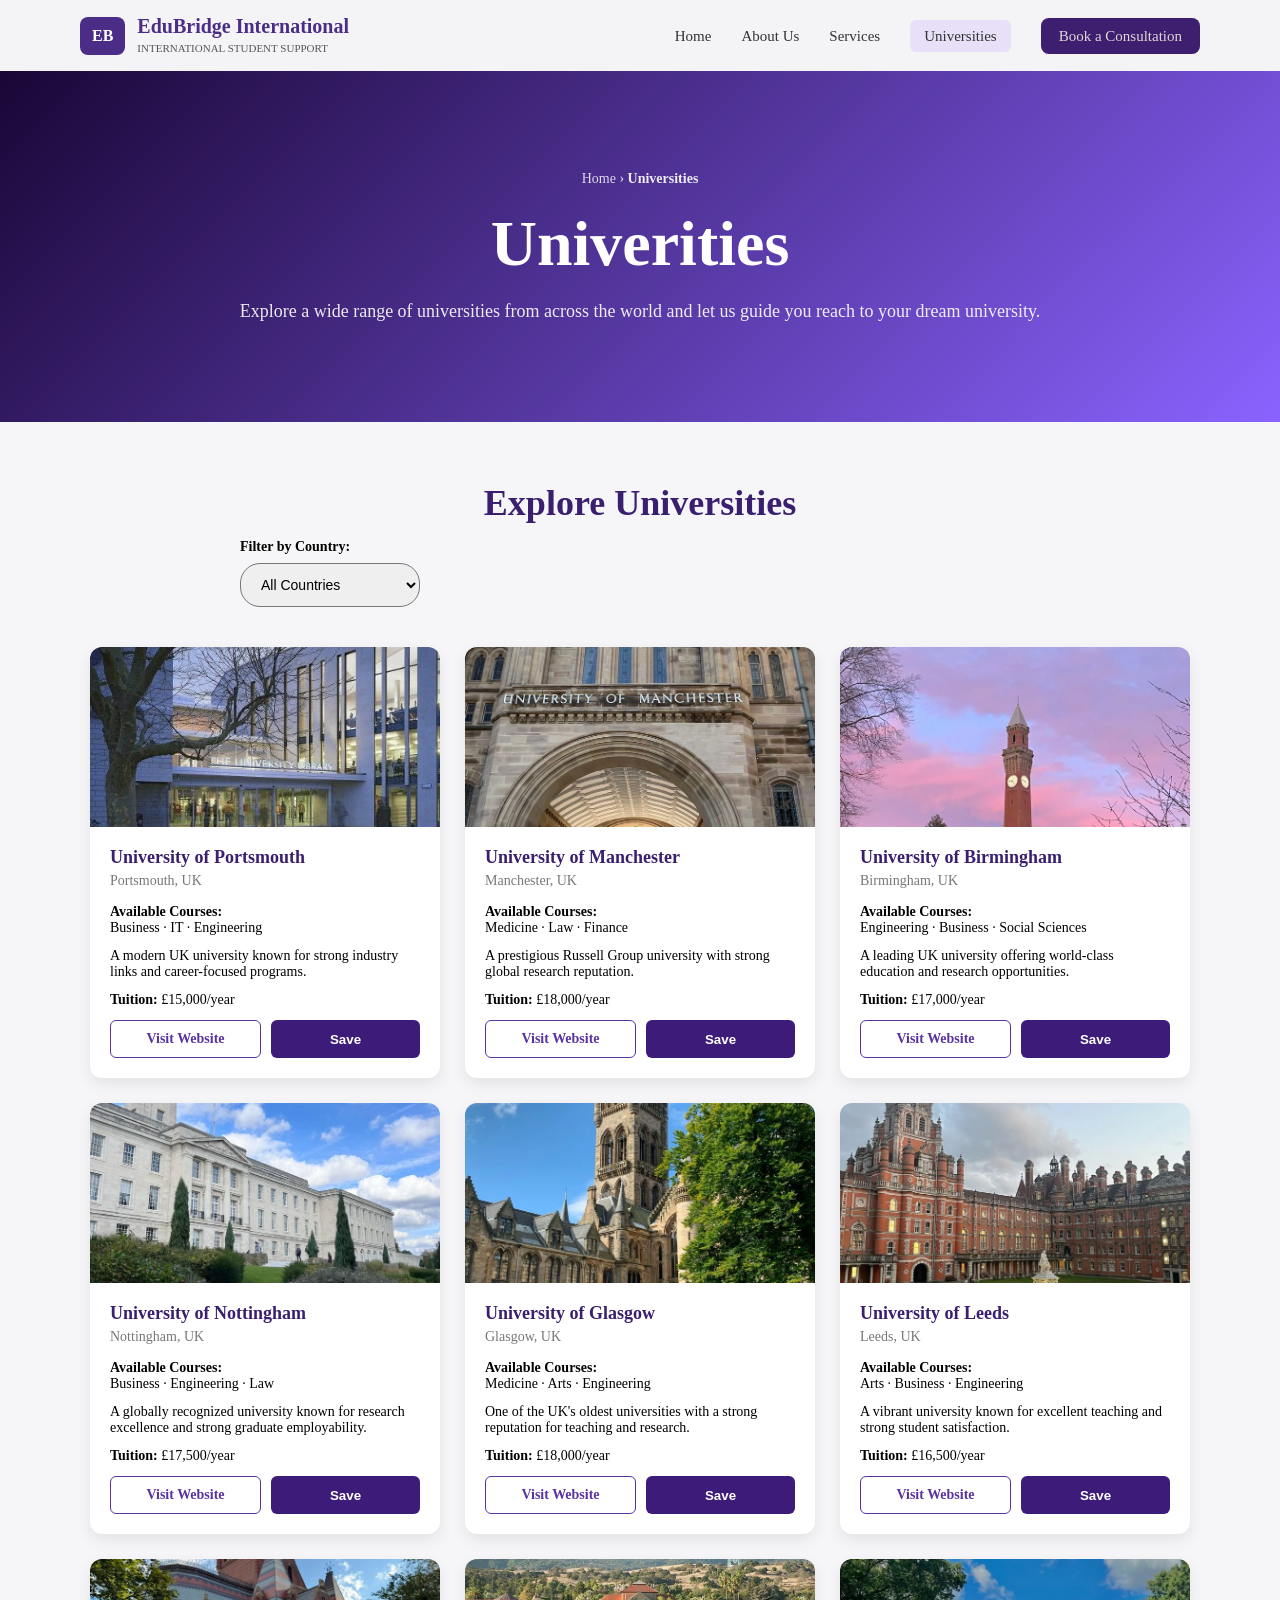
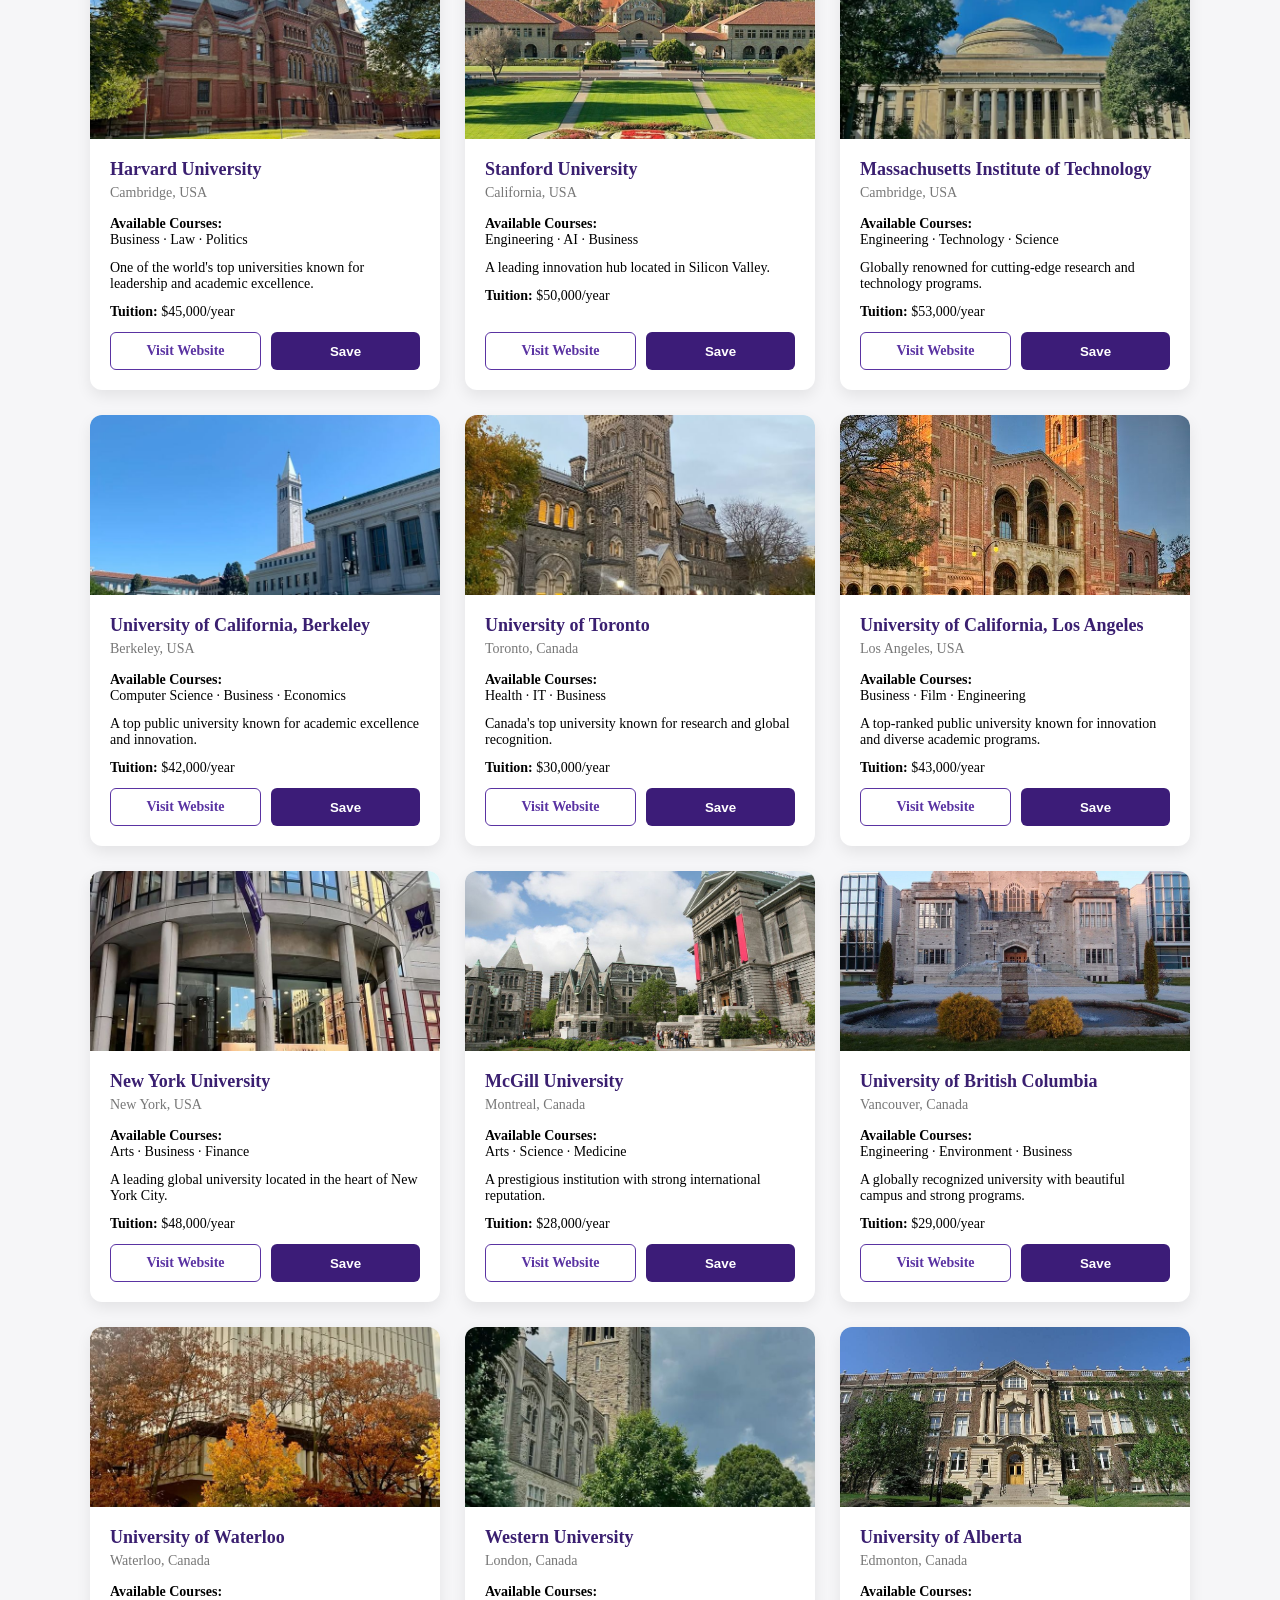
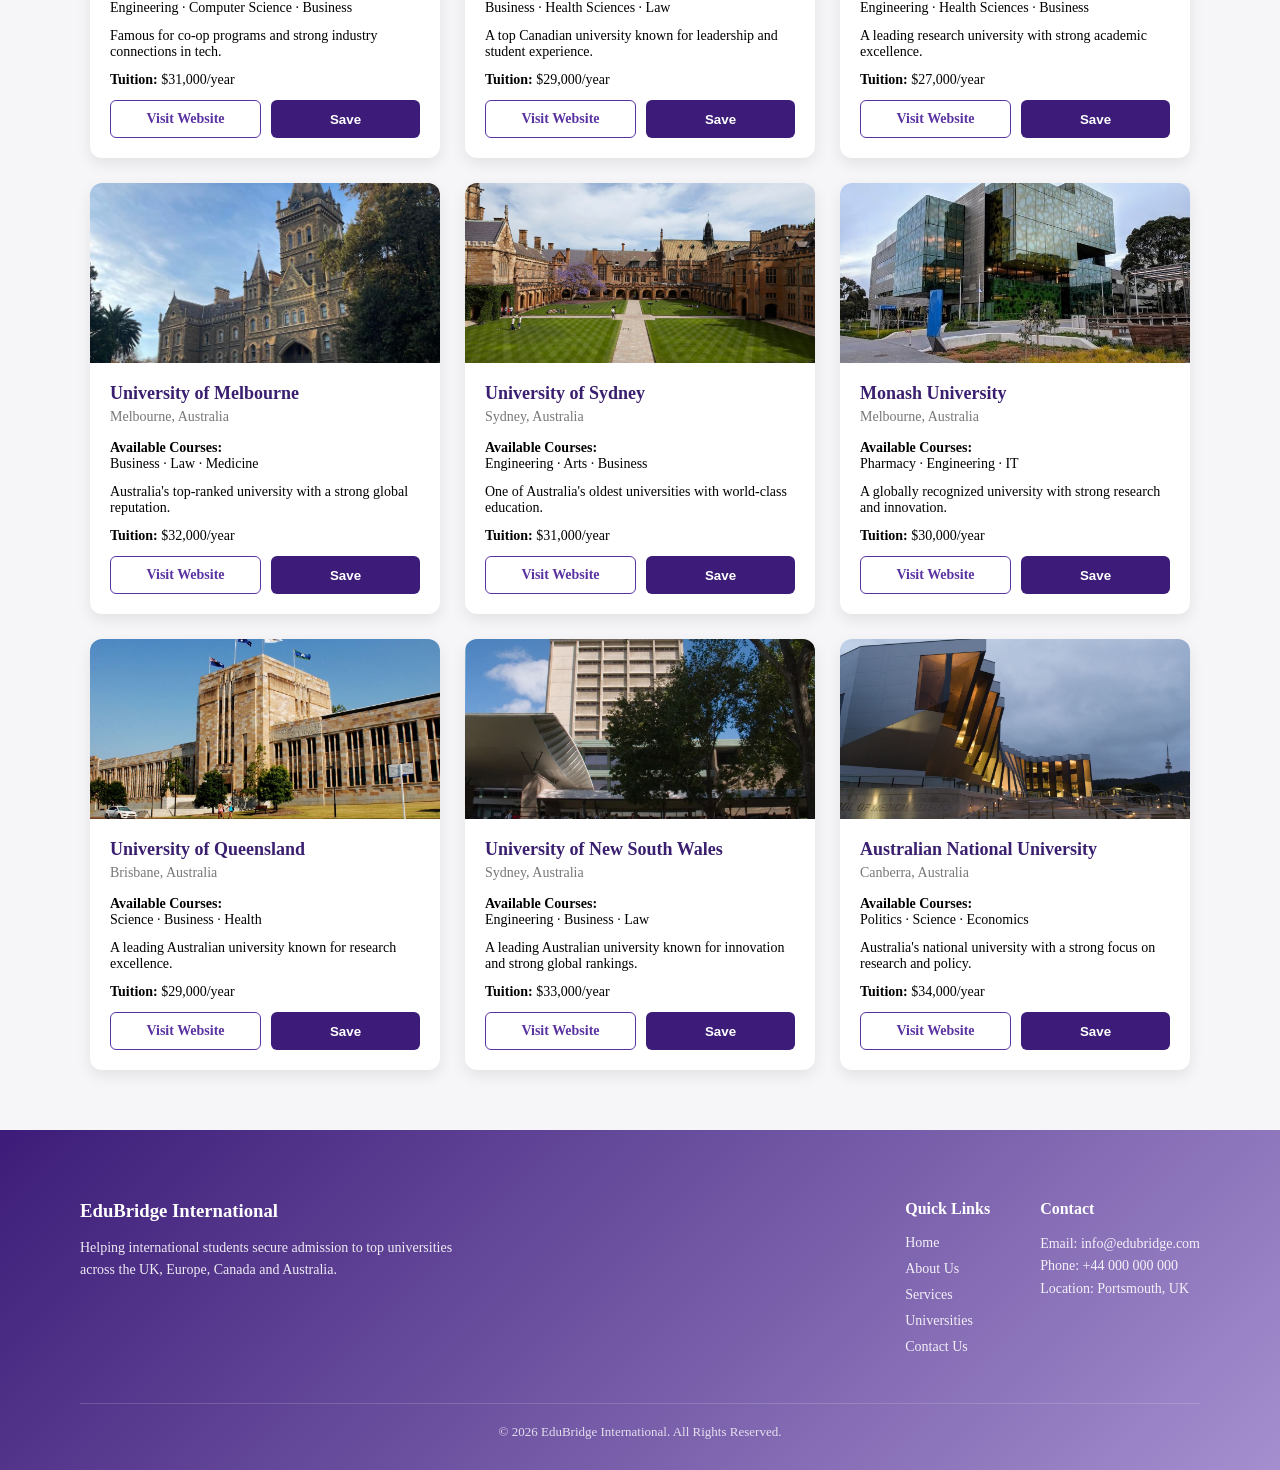
<file: pages/university.html>
<!doctype html>
<html lang="en">
  <head>
    <meta charset="UTF-8" />
    <meta name="viewport" content="width=device-width, initial-scale=1.0" />

    <title>EduBridge International</title>
    <!-- CSS -->
    <link rel="stylesheet" href="../css/style.css" />
  </head>
  <body>
    <!-- Navbar  -->
    <header class="header">
      <nav class="navbar">
        <div class="logo">
          <div class="logo-icon">EB</div>

          <div class="logo-text">
            <h2>EduBridge International</h2>
            <span>INTERNATIONAL STUDENT SUPPORT</span>
          </div>
        </div>
        <!--  navigation links- id used by JS for mobile menu -->
        <ul class="nav-links" id="navLinks">
          <li><a href="../index.html">Home</a></li>
          <li><a href="about.html">About Us</a></li>
          <li><a href="service.html">Services</a></li>
          <li>
            <a class="active" href="university.html">Universities</a>
          </li>
          <li>
            <a class="cta" href="contact.html">Book a Consultation</a>
          </li>
        </ul>
        <!-- responsive -->
        <button class="hamburger" aria-label="Toggle menu">
          <span></span><span></span><span></span>
        </button>
      </nav>
    </header>

    <!-- HERO CONTENT -->
    <section class="contact-hero">
      <div class="contact-hero-content">
        <p class="breadcrumb">
          <a href="../index.html">Home</a> ›
          <span>Universities</span>
        </p>

        <h1>Univerities</h1>
        <p class="contact-subtext">
          Explore a wide range of universities from across the world and let us
          guide you reach to your dream university.
        </p>
      </div>
    </section>

    <!-- UNIVERSITIES SECTION -->
    <section class="universities-section">
      <div class="container">
        <h2 class="section-title">Explore Universities</h2>

        <!--Country Filter where options are dynamically populated via JS -->
        <div class="filter-container">
          <label for="countryFilter">Filter by Country:</label>
          <select id="countryFilter">
            <option value="all">All Countries</option>
          </select>
        </div>

        <!-- Cards Container (REQUIRED) -->
        <div id="universities-container"></div>
      </div>
    </section>
    <!-- FOOTER -->
    <footer class="footer">
      <div class="footer-container">
        <!-- LEFT: Company Info -->
        <div class="footer-left">
          <h3>EduBridge International</h3>
          <p>
            Helping international students secure admission to top universities
            across the UK, Europe, Canada and Australia.
          </p>
        </div>

        <!-- RIGHT: Links + Contact -->
        <div class="footer-right">
          <div class="footer-col">
            <h4>Quick Links</h4>
            <ul>
              <li><a href="../index.html">Home</a></li>
              <li><a href="about.html">About Us</a></li>
              <li><a href="service.html">Services</a></li>
              <li><a href="university.html">Universities</a></li>
              <li><a href="contact.html">Contact Us</a></li>
            </ul>
          </div>

          <div class="footer-col">
            <h4>Contact</h4>
            <p>Email: info@edubridge.com</p>
            <p>Phone: +44 000 000 000</p>
            <p>Location: Portsmouth, UK</p>
          </div>
        </div>
      </div>

      <div class="footer-bottom">
        <p>&copy; 2026 EduBridge International. All Rights Reserved.</p>
      </div>
    </footer>

    <script src="../js/universities.js"></script>
    <script src="../js/script.js" defer></script>
  </body>
</html>
</file>
<file: css/style.css>
/* GLOBAL */

* {
  margin: 0;
  padding: 0;
  box-sizing: border-box;
}

/* =============================================== HEADER =============================================== */

.header {
  background: #f4f4f6;
  padding: 15px 80px;
}

.navbar {
  display: flex;
  align-items: center;
  justify-content: space-between;
}

/* LOGO */
/* icon badge+ text */
.logo {
  display: flex;
  align-items: center;
  gap: 12px;
}
/* square badge */
.logo-icon {
  background: #4b2d87;
  color: white;
  font-weight: bold;
  padding: 10px 12px;
  border-radius: 8px;
}

.logo-text h2 {
  font-size: 20px;
  color: #4b2d87;
}

.logo-text span {
  font-size: 11px;
  color: #575656;
}

/* NAV LINKS */
/* horizontal list with no bullets */
.nav-links {
  display: flex;
  gap: 30px;
  list-style: none;
}

.nav-links a {
  text-decoration: none;
  color: #333;
  font-size: 15px;
}
.nav-links a:hover {
  background: #e7e0f8;
  padding: 8px 14px;
  border-radius: 6px;
}
.nav-links a.active {
  background: #e7e0f8;
  padding: 8px 14px;
  border-radius: 6px;
}

/* CTA */
.nav-links a.cta {
  background: #3e1f6f;
  color: rgb(223, 214, 214);
  padding: 10px 18px;
  border-radius: 8px;
}
.nav-links a.cta:hover {
  background: #e7e0f8;
  padding: 8px 14px;
  border-radius: 6px;
  color: #1a0636;
}
/* ============================================= LANDING PAGE ===================================================== */
/* HERO */

.hero {
  background: linear-gradient(135deg, #1a0636, #8a63ff);
  color: white;
  padding: 120px 80px;
}

.hero-content {
  max-width: 700px;
}
/* gold trust badge */
.badge {
  background: #f1d48b;
  color: #5a3a00;
  padding: 8px 16px;
  border-radius: 20px;
  font-size: 12px;
  display: inline-block;
  margin-bottom: 20px;
}

.hero h1 {
  font-size: 54px;
  line-height: 1.2;
  margin-bottom: 20px;
}

.hero p {
  font-size: 18px;
  margin-bottom: 30px;
  opacity: 0.9;
}
/* cta buttons */
.hero-buttons {
  display: flex;
  gap: 20px;
}

.book-btn {
  background: #c8a94d;
  padding: 14px 24px;
  border-radius: 8px;
  color: white;
  text-decoration: none;
  font-weight: bold;
}

.book-btn:hover {
  background: white;
  color: #c8a94d;
  border: 2px solid #c8a94d;
}

.uni-btn {
  background: white;
  padding: 14px 24px;
  border-radius: 8px;
  color: #3c1c78;
  text-decoration: none;
  font-weight: bold;
}
.uni-btn:hover {
  background: #5a33a2;
  color: white;
  border: 2px solid #e5e3e8;
}

/* STATS */
.stats {
  background-color: #3c1c78;
  padding: 40px 10%;
}
/* stats in a row */
.stats-container {
  display: flex;
  justify-content: space-between;
  align-items: center;
  text-align: center;
  gap: 20px;
}
/* each item stratch equally */
.stat-item {
  flex: 1;
  position: relative;
}

.stat-item h2 {
  font-size: 36px;
  color: #f3d481;
}

/* Text */
.stat-item p {
  font-size: 14px;
  text-transform: uppercase;
  color: rgb(239, 233, 233);
}
.stat-item:not(:last-child)::after {
  content: "";
  position: absolute;
  right: -10px;
  top: 10%;
  height: 80%;
  width: 1px;
  background: rgba(255, 255, 255, 0.2);
}
/* how it works */

.process {
  background: #efefef;
  text-align: center;
}

/* Section Title */
section {
  padding: 80px 10%;
}

.section-title {
  font-size: 36px;
  color: #3a1f70;
  margin-bottom: 15px;
  text-align: center;
}

/* Subtitle */

.section-subtitle {
  max-width: 700px;
  margin: auto;
  color: #555;
  margin-bottom: 70px;
  text-align: center;
}

/* Steps Container */

.process-steps {
  display: flex;
  justify-content: space-between;
  position: relative;
}

/* Each Step */

.step {
  width: 30%;
  position: relative;
  z-index: 6;
}

/* Circle Numbers above each step */

.step-circle {
  width: 70px;
  height: 70px;
  background: #5a33a2;
  color: white;
  border-radius: 50%;
  display: flex;
  align-items: center;
  justify-content: center;
  font-size: 22px;
  font-weight: bold;
  margin: 0 auto 20px auto;
}

/* Step Titles */

.step h3 {
  color: #3a1f70;
  margin-bottom: 10px;
}

/* Step Text */

.step p {
  color: #555;
  line-height: 1.3;
}

/* Service Section  */
.services {
  background: #f6f6f8;
}

/* Grid Layout  3-co;umn*/
.services-grid {
  display: grid;
  grid-template-columns: repeat(3, 1fr);
  gap: 30px;
}


/* indovidual serviceCard */
.service-card {
  background: #ffffff;
  padding: 30px;
  border-radius: 12px;
  text-align: left;
  box-shadow: 0 4px 15px rgba(0, 0, 0, 0.05);
}
/* Icon */

.icon {
  font-size: 40px;
  color: #cdbfed;
  margin-bottom: 15px;
}

/* Title */
.service-card h3 {
  color: #3a1f70;
  margin-bottom: 10px;
}

/* Text */
.service-card p {
  color: #555;
  line-height: 1.3;
}

/* Button */
.navi-btn {
  margin-top: 40px;
  text-align: center;
}

.navi-btn a {
  text-decoration: none;
  border: 2px solid #5a33a2;
  padding: 12px 25px;
  border-radius: 8px;
  color: #5a33a2;
  font-weight: 600;
}

.navi-btn a:hover {
  background: #5a33a2;
  color: white;
}

/* countries */
.countries {
  background: #f3f0fa;
}

/* 4-column grid */
.country-container {
  display: grid;
  grid-template-columns: repeat(4, 1fr);
  gap: 30px;
}

/* card clips image */
.country-card {
  position: relative;
  border-radius: 15px;
  overflow: hidden;
}

/* fixed-height image */
.country-card img {
  width: 100%;
  height: 250px;
  object-fit: cover;
  display: block;
}
/* overlay layer on top of image */
.country-card::after {
  content: "";
  position: absolute;
  top: 0;
  left: 0;
  width: 100%;
  height: 100%;
  background: rgba(0, 0, 0, 0.4);
}

/* TEXT ABOVE overlay */
.overlay {
  position: absolute;
  top: 50%;
  left: 50%;
  transform: translate(-50%, -50%);
  color: #ffffff;
  font-size: 24px;
  font-weight: bold;
  z-index: 2;
}

/* testimonials */

/* container */
.testimonial-container {
  display: grid;
  grid-template-columns: repeat(auto-fit, minmax(280px, 1fr));
  gap: 30px;
  margin-top: 50px;
}

/* card with gold border */
.testimonial-card {
  background: #f3f2f2;
  padding: 30px;
  border-radius: 15px;
  text-align: left;
  position: relative;
  border-left: 5px solid #caa74a;
  box-shadow: 0 5px 15px rgba(0, 0, 0, 0.05);
}

/* quote */
.quote {
  font-size: 40px;
  color: #caa74a;
  position: absolute;
  top: 15px;
  left: 20px;
}

/* text */
.testimonial-card p {
  margin: 30px 0;
  color: #555;
  line-height: 1.6;
}

/* student section */
.student {
  display: flex;
  gap: 15px;
}

/* avatar */
.avatar {
  width: 45px;
  height: 45px;
  background: #5a3ea1;
  color: #fff;
  display: flex;
  align-items: center;
  justify-content: center;
  border-radius: 50%;
  font-weight: bold;
}

/* course */
.student span {
  font-size: 14px;
  color: #777;
}

/* CTA */
.cta {
  padding: 80px 10%;
  text-align: center;
  background-color: #3c1c78;
  color: #efefef;
}

/* content */
.cta-content h2 {
  font-size: 32px;
  margin-bottom: 15px;
}

.cta-content p {
  font-size: 16px;
  margin-bottom: 30px;
  opacity: 0.9;
}

/* button */
.cta-btn {
  padding: 12px 30px;
  background: #e6e6e6;
  color: #5a3ea1;
  text-decoration: none;
  border-radius: 30px;
  font-weight: 800;
}

/* hover */
.cta-btn:hover {
  background: #6c46b6;
  color: #f0eff1;
  border: 2px solid white;
}
/* ========================================================  HERO SECTION ==================================================== */

.contact-hero {
  background: linear-gradient(135deg, #1a0636, #8a63ff);
  padding: 100px 10%;
  text-align: center;
  color: white;
  position: relative;
  overflow: hidden;
}
/* breadcrumb */
.breadcrumb {
  font-size: 14px;
  margin-bottom: 20px;
  opacity: 0.9;
}
.breadcrumb span {
  font-weight: bold;
}
.breadcrumb a {
  color: white;
  text-decoration: none;
  opacity: 0.9;
}
.breadcrumb a:hover {
  text-decoration: underline;
}
/* heading */
.contact-hero h1 {
  font-size: 64px;
  margin-bottom: 20px;
}
/* subtext */
.contact-subtext {
  font-size: 18px;
  opacity: 0.9;
}
/* =================================================== CONATACT PAGE ======================================================= */

/* contact section */
.contact-section {
  background: #f4f4f6;
  padding: 80px 10%;
}
.contact-container {
  display: grid;
  grid-template-columns: 1fr 1fr;
  gap: 30px;
}

/* RIGHT COLUMN STACK */
.right-column {
  display: flex;
  flex-direction: column;
  gap: 25px;
}

/* CARD */
.contact-card {
  background: white;
  padding: 25px;
  border-radius: 12px;
  box-shadow: 0 4px 12px rgba(0, 0, 0, 0.05);
}

.contact-card h3 {
  color: #3a1f70;
  margin-bottom: 5px;
}

.card-sub {
  font-size: 13px;
  color: #777;
  margin-bottom: 20px;
}

/* FORM */
.contact-card form {
  display: flex;
  flex-direction: column;
}

.contact-card label {
  font-size: 13px;
  margin: 10px 0 5px;
  color: #444;
}

.contact-card input,
.contact-card textarea {
  padding: 10px;
  border-radius: 6px;
  border: 1px solid #ddd;
  font-size: 14px;
}

.contact-card textarea {
  min-height: 80px;
}

/* BUTTON */
.form-btn {
  margin-top: 15px;
  padding: 12px;
  border: none;
  background: #4b2d87;
  color: white;
  border-radius: 6px;
  font-weight: bold;
}
.form-btn:hover {
  background: transparent;
  color: #4b2d87;
  border: 2px solid #4b2d87;
}
.form-btn.outline {
  background: transparent;
  color: #4b2d87;
  border: 2px solid #4b2d87;
}
.form-btn.outline:hover {
  background: #4b2d87;
  color: white;
}

/* CONTACT INFO BOX */
.contact-info {
  background: #e9e5f5;
  padding: 25px;
  border-radius: 12px;
}

.contact-info h4 {
  margin-bottom: 15px;
  color: #3a1f70;
}
.contact-info p {
  font-size: 14px;
  margin-bottom: 12px;
}

/* =========================================================== SERVICES =================================================== */

.offer {
  background: #ffffff;
  text-align: center;
}
.services-grid1 {
  display: grid;
  grid-template-columns: repeat(2, 1fr);
  gap: 30px;
}
/* 2 columns */
.offer-container {
  display: grid;
  grid-template-columns: 1fr 1fr; /* equal-width column  */
  gap: 50px;
  align-items: center;
  margin-top: 50px;
}

/* LEFT BOX -icon */
.offer-image {
  background: #dcd6ea;
  height: 300px;
  border-radius: 20px;
  display: flex;
  align-items: center;
  justify-content: center;
  font-size: 50px;
}
.offer-image i {
  font-size: 60px;
  color: #5a33a2;
}

/* RIGHT CONTENT */
.offer-content {
  text-align: left;
}

/* TITLE */
.offer-content h3 {
  font-size: 40px;
  color: #3a1f70;
  margin-bottom: 15px;
  position: relative;
}

/* TEXT */
.offer-content p {
  color: #555;
  line-height: 1.7;
  margin-bottom: 15px;
}

/* LIST -removes default bullet points*/
.offer-list {
  list-style: none;
  margin-top: 15px;
}
/* each list item */
.offer-list li {
  margin-bottom: 12px;
  color: #333;
  display: flex;
  align-items: center;
  gap: 10px;
}

/* icon styling */
.offer-list i {
  color: #085026; /* green */
  font-size: 14px;
}
/* REVERSE layout (swap columns properly) */
.offer-container.reverse .offer-image {
  order: 2; /* pushes content to the right*/
}

.offer-container.reverse .offer-content {
  order: 1; /* pulls content to the left*/
}
/* ==================================================== UNIVERSITY ======================================================= */
/* outer section  */
.universities-section {
  padding: 60px 20px;
  background: #f6f6f8; 
}
/* filter */
.filter-container {
  margin-bottom: 40px;
  margin-left: 220px;  
}

/* Label above dropdown */
.filter-container label {
  display: block;
  font-size: 14px;
  margin-bottom: 8px;
  font-weight: 600;
}
/* country filter dropdown */
#countryFilter {
  padding: 12px 16px;
  font-size: 14px;
  border-radius: 20px; 
  outline: none;
  min-width: 180px; 
}
/* Hover */
#countryFilter:hover {
  border-color: #5a33a2;
}
/* 3-column grid */
#universities-container {
  display: grid;
  grid-template-columns: repeat(3, 1fr);
  gap: 25px;
  max-width: 1100px;
  margin: 0 auto;
}

/* Card */
.uni-card {
  background: #fff;
  border-radius: 12px;
  overflow: hidden;
  box-shadow: 0 6px 15px rgba(0, 0, 0, 0.08);
  display: flex;
  flex-direction: column;
}

/* Image */
.uni-img {
  width: 100%;
  height: 180px;
  object-fit: cover;
}

/* Content */
.uni-content {
  padding: 20px;
  display: flex;
  flex-direction: column;
  height: 100%;
}
.uni-name {
  font-weight: 700;
  font-size: 18px;
  color: #3a1f70; /* same as section titles */
  margin-bottom: 5px;
}
.uni-location {
  color: #777;
  font-size: 14px;
  margin-bottom: 15px;
}
/* shared styles  */
.uni-courses,
.uni-desc,
.uni-fee {
  font-size: 14px;
  margin-bottom: 12px;
}

/* Buttons */

.uni-buttons {
  margin-top: auto; /* pushes buttons to bottom */
  display: flex;
  gap: 10px;
}
.btn-outline {
  flex: 1;
  text-align: center;
  padding: 10px;
  border: 1px solid #5a33a2; 
  color: #5a33a2;
  border-radius: 6px;
  text-decoration: none;
  font-size: 14px;
  font-weight: 600;
}

.btn-outline:hover {
  background: #5a33a2;
  color: #fff;
}

.btn-primary {
  flex: 1;
  padding: 10px;
  border: none;
  background:  #3c1c78;
  color: white;
  border-radius: 6px;
  font-weight: 600;
}

.btn-primary:hover {
  border: 1px solid #5a33a2; 
  color: #5a33a2;
  background-color: white;
}
/* ================================================ABOUT US ============================================== */
/* banner */

.banner {
  background-color: rgb(238, 238, 210);
  border-bottom: 3px solid #c8a94d;
  text-align: center;
  padding: 30px 20px;
  font-size: 16px;
  color: #835a0d;
  font-weight: 700;
}
/*  Grid */
.about-grid {
  display: grid;
  grid-template-columns: repeat(3, 1fr);
  gap: 30px;
  padding: 70px 70px 0px 70px;
}
/* card */
.about-card {
  position: relative;
  border-radius: 15px;
  overflow: hidden;
}

/* image */
.about-card img {
  width: 100%;
  height: 200px;
  object-fit: cover;
  display: block;
}
/* overlay layer */
.about-card::after {
  content: "";
  position: absolute;
  top: 0;
  left: 0;
  width: 100%;
  height: 100%;
  background: rgba(0, 0, 0, 0.4);
}
/* TEXT ABOVE overlay */
.overlay {
  position: absolute;
  top: 50%;
  left: 50%;
  transform: translate(-50%, -50%);
  color: #ffffff;
  font-size: 24px;
  font-weight: bold;
  z-index: 2;
}
/* Section */
.main {
  display: grid;
  grid-template-columns: 1fr 1fr;
  gap: 50px;
  align-items: center;
}
/* LEFT BOX */
.about-img {
  height: 100%;
  height: 500px; /* control the image size */
  overflow: hidden; /* prevents overflow */
}
.about-img img {
  width: 100%;
  height: 100%;
  object-fit: cover; /* IMPORTANT */
  border-radius: 12px;
}
/* TEXT */
.about-container p {
  margin-bottom: 15px;
  line-height: 1.6;
  color: #333;
}
.about-list li {
  margin-bottom: 10px;
  line-height: 1.5;
}

/* ================================================= FOOTER =================================================== */

.footer {
  background: linear-gradient(135deg, #3c1c78, #a58fcf);
  color: white;
  padding: 70px 80px 30px 80px;
}
/*  main footer above bottom line */
.footer-container {
  display: flex;
  justify-content: space-between;
  align-items: flex-start;
  gap: 60px; /* space between left & right */
}
/* LEFT */
.footer-left {
  max-width: 400px;
}
.footer-left h3 {
  margin-bottom: 15px;
}
.footer-left p {
  font-size: 14px;
  line-height: 1.6;
  opacity: 0.9;
}
/* RIGHT SIDE (2 columns) */
.footer-right {
  display: flex;
  gap: 50px;
}
.footer-col h4 {
  margin-bottom: 15px;
}
.footer-col p {
  font-size: 14px;
  line-height: 1.6;
  opacity: 0.9;
}

/* Footer Links */

.footer-col ul {
  list-style: none;
}
.footer-col ul li {
  margin-bottom: 8px;
}
.footer-col ul li a {
  color: white;
  text-decoration: none;
  font-size: 14px;
  opacity: 0.9;
}
.footer-col ul li a:hover {
  text-decoration: underline;
}
/* Bottom */
.footer-bottom {
  margin-top: 40px;
  border-top: 1px solid rgba(255, 255, 255, 0.2);
  padding-top: 20px;
  text-align: center;
  font-size: 13px;
  opacity: 0.8;
}
/* Hide hamburger on desktop */
.hamburger {
  display: none;
  flex-direction: column;
  gap: 5px;
  cursor: pointer;
  background: none;
  border: none;
  padding: 4px;
}

.hamburger span {
  display: block;
  width: 25px;
  height: 3px;
  background: #4b2d87;
  border-radius: 3px;
}

/* =======================================================
   RESPONSIVE STYLES
   Tablet  : max-width 1024px
   Mobile  : max-width 768px
   ======================================================= */

/* ── TABLET (≤ 1024px) ─────────────────────────────────── */
@media (max-width: 1024px) {

  .header { padding: 15px 30px; }
  .hero { padding: 90px 40px; }
  .hero h1 { font-size: 42px; }

  /* 3-col grids → 2 col */
  .services-grid,
  .services-grid1,
  #universities-container { grid-template-columns: repeat(2, 1fr); }

  /* 4-col countries → 2 col */
  .country-container { grid-template-columns: repeat(2, 1fr); }

  /* about grid → 2 col */
  .about-grid { grid-template-columns: repeat(2, 1fr); padding: 40px 30px 0; }

  .footer { padding: 60px 40px 30px; }
}


/* ── MOBILE (≤ 768px) ──────────────────────────────────── */
@media (max-width: 768px) {

  /* --- Hamburger menu --- */
  .header { padding: 15px 20px; position: relative; }

  .hamburger { display: flex; z-index: 200; }

  .nav-links {
    display: none;
    flex-direction: column;
    position: absolute;
    top: 100%; left: 0; right: 0;
    background: #f4f4f6;
    padding: 10px 20px 20px;
    box-shadow: 0 8px 20px rgba(0,0,0,0.1);
    z-index: 100;
  }
  .nav-links.open { display: flex; }

  .nav-links li { border-bottom: 1px solid #e0e0e0; }
  .nav-links li:last-child { border-bottom: none; }

  .nav-links a,
  .nav-links a.active,
  .nav-links a.cta {
    display: block;
    padding: 12px 0;
    background: none;
    color: #333;
    border-radius: 0;
  }
  .nav-links a.cta { color: #4b2d87; font-weight: 700; }

  /* --- Hero --- */
  .hero { padding: 70px 20px; text-align: center; }
  .hero h1 { font-size: 32px; }
  .hero-buttons { flex-direction: column; align-items: center; }
  .book-btn, .uni-btn { width: 100%; text-align: center; }

  /* --- Stats --- */
  .stats-container { flex-wrap: wrap; }
  .stat-item { flex: 1 1 45%; }
  .stat-item:not(:last-child)::after { display: none; }

  /* --- General sections --- */
  section { padding: 60px 5%; }
  .section-title { font-size: 28px; }

  /* --- Process steps → stack --- */
  .process-steps { flex-direction: column; gap: 40px; }
  .step { width: 100%; }

  /* --- All grids → 1 col --- */
  .services-grid,
  .services-grid1,
  #universities-container,
  .contact-container,
  .main { grid-template-columns: 1fr; }

  /* --- Offer section → stack --- */
  .offer-container { grid-template-columns: 1fr; gap: 30px; }
  .offer-container.reverse .offer-image,
  .offer-container.reverse .offer-content { order: unset; }

  /* --- About --- */
  .about-grid { grid-template-columns: 1fr; padding: 30px 20px 0; }
  .about-img { height: 280px; }

  /* --- Footer --- */
  .footer { padding: 50px 20px 30px; }
  .footer-container { flex-direction: column; gap: 30px; }
  .footer-right { flex-direction: column; gap: 25px; }
}
</file>
